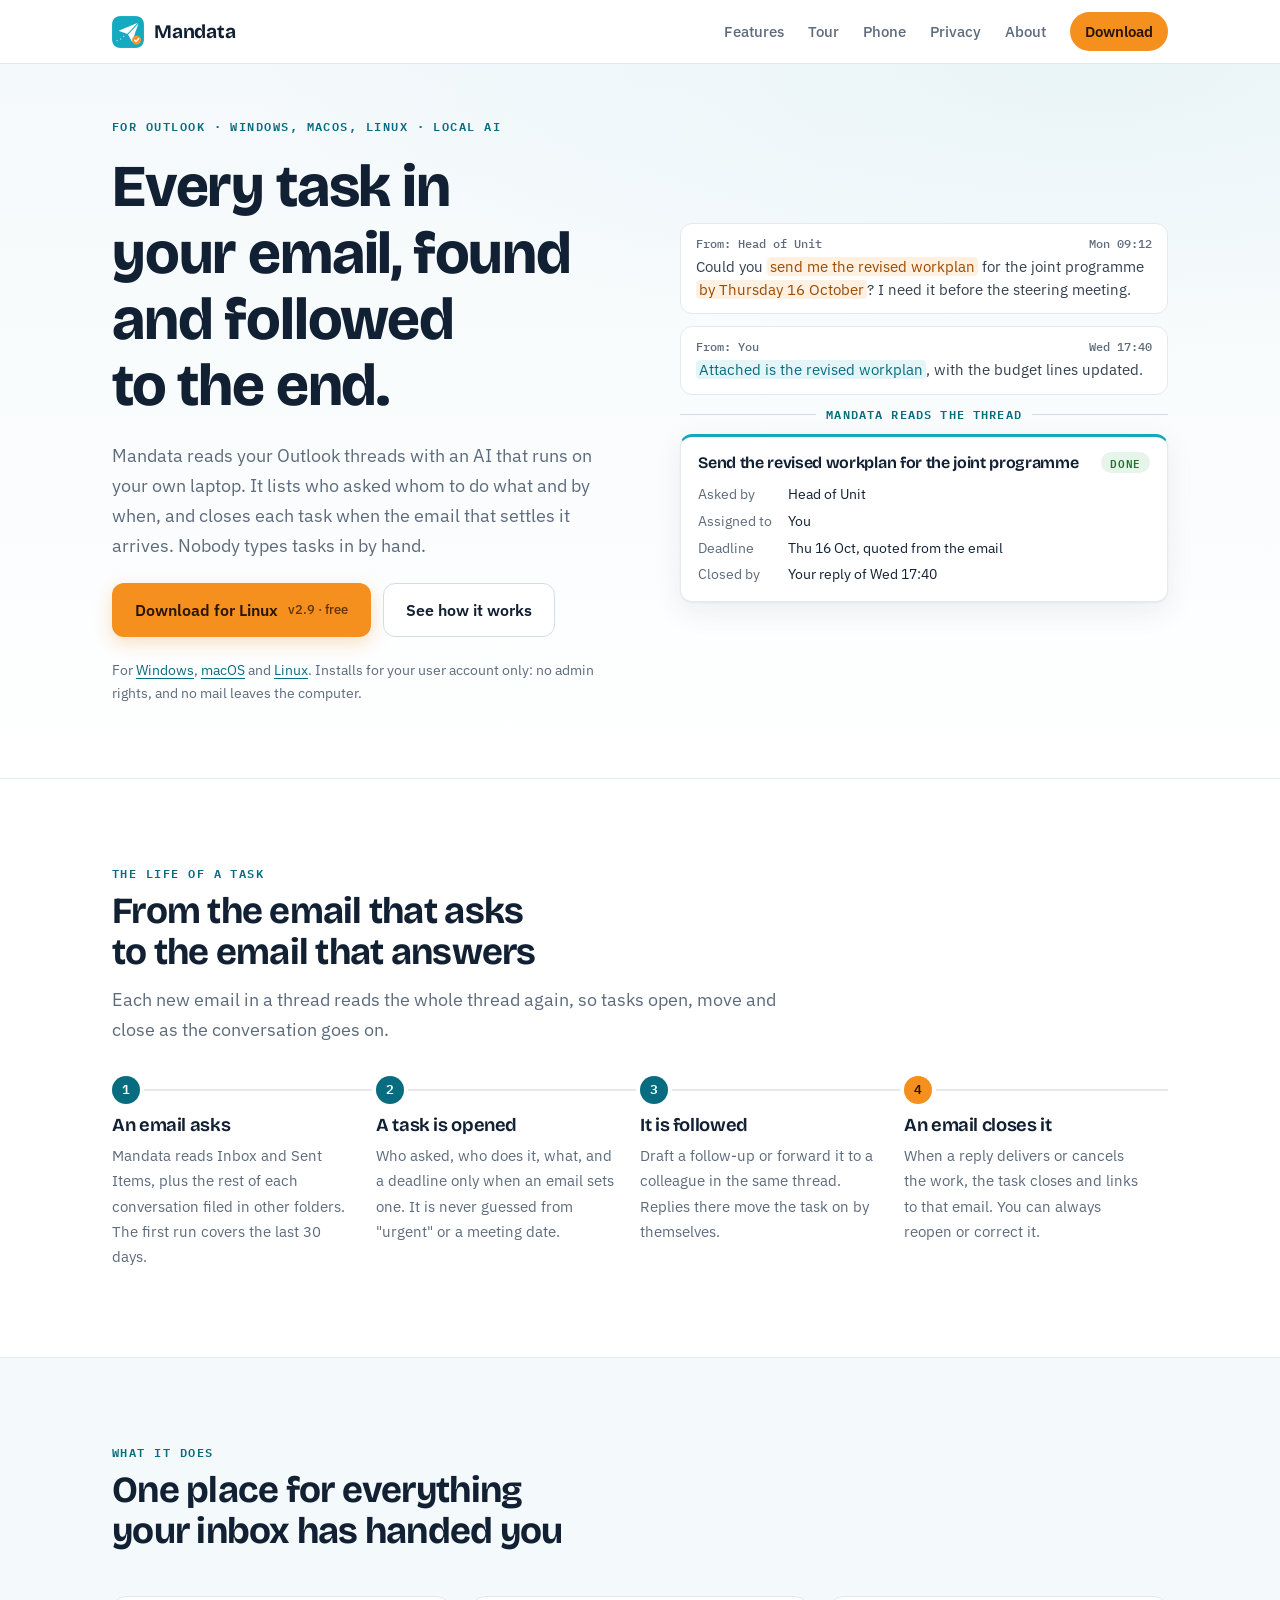
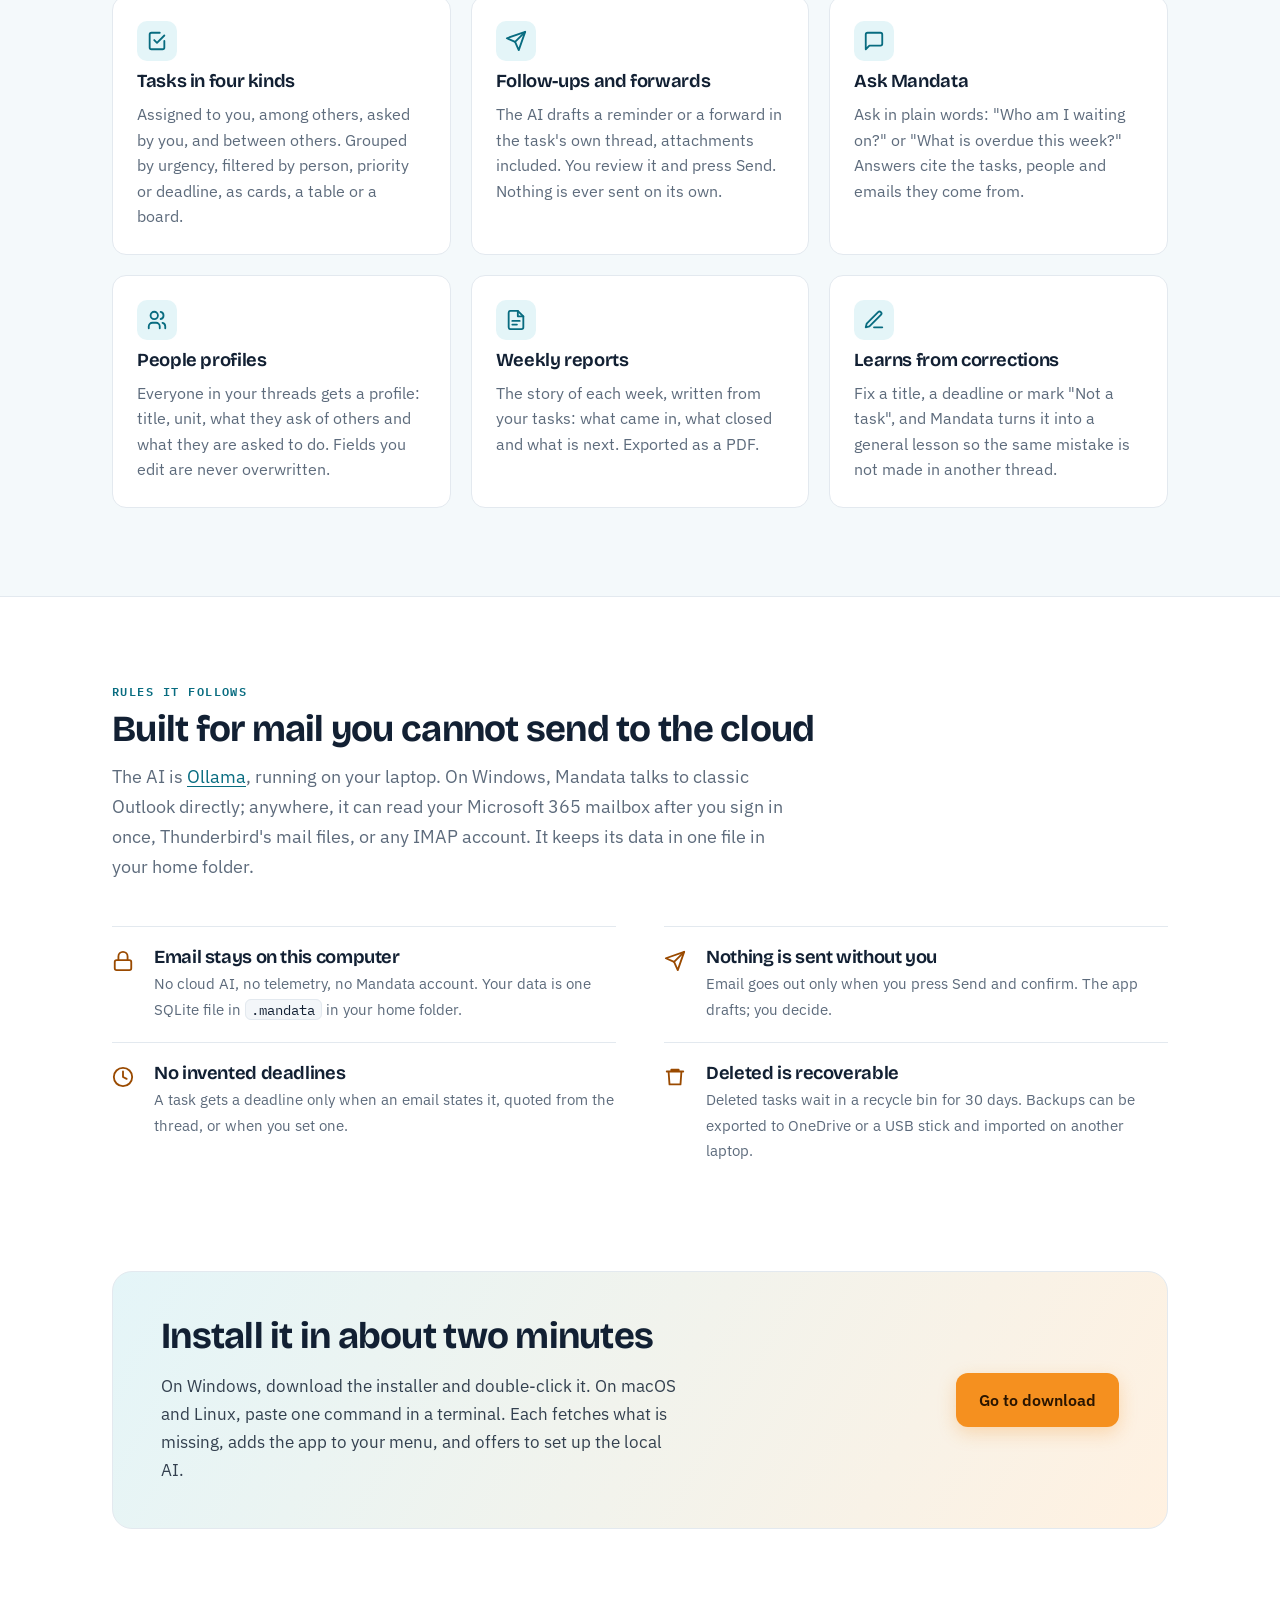
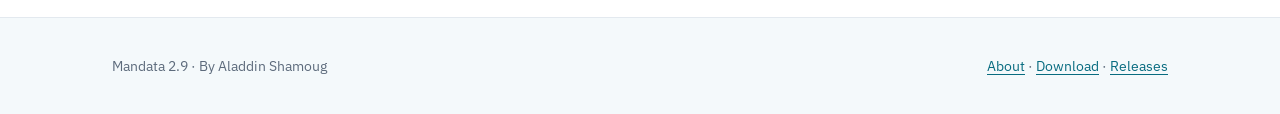
<file: index.html>
<!doctype html>
<html lang="en">
<head>
<meta charset="utf-8">
<meta name="viewport" content="width=device-width, initial-scale=1">
<title>Mandata</title>
<meta name="description" content="Mandata finds the tasks in your Outlook email threads with a local AI, follows each one to the email that closes it, and never sends your mail anywhere.">
<link rel="icon" href="assets/icon.png">
<link rel="preconnect" href="https://fonts.googleapis.com">
<link rel="preconnect" href="https://fonts.gstatic.com" crossorigin>
<link href="https://fonts.googleapis.com/css2?family=Bricolage+Grotesque:opsz,wght@12..96,500..800&family=IBM+Plex+Mono:wght@400;500;600&family=IBM+Plex+Sans:wght@400;500;600&display=swap" rel="stylesheet">
<link rel="stylesheet" href="assets/site.css">
</head>
<body>
<header class="mast">
  <nav class="wrap" aria-label="Main">
    <a class="logo" href="./"><img src="assets/icon.png" alt="">Mandata</a>
    <a href="#features">Features</a>
    <a href="tour.html">Tour</a>
    <a href="phone.html">Phone</a>
    <a href="#privacy">Privacy</a>
    <a href="about.html">About</a>
    <a class="navcta" href="download.html">Download</a>
  </nav>
</header>

<section class="hero">
  <div class="wrap hero-grid">
    <div class="hero-copy">
      <span class="eyebrow">For Outlook · Windows, macOS, Linux · Local AI</span>
      <h1>Every task in your email, found and followed to the end.</h1>
      <p class="lede">Mandata reads your Outlook threads with an AI that runs on your own laptop. It lists who asked whom to do what and by when, and closes each task when the email that settles it arrives. Nobody types tasks in by hand.</p>
      <div class="actions">
        <a class="btn btn-primary" id="dlBtn" href="download.html">Download Mandata <small>v2.9 · free</small></a>
        <a class="btn btn-ghost" href="#how">See how it works</a>
      </div>
      <p class="fine">For <a href="download.html#windows">Windows</a>, <a href="download.html#mac">macOS</a> and <a href="download.html#linux">Linux</a>. Installs for your user account only: no admin rights, and no mail leaves the computer.</p>
    </div>

    <div class="demo" aria-label="Example: an email thread turned into a task">
      <article class="mail">
        <header><span>From: Head of Unit</span><span>Mon 09:12</span></header>
        <p>Could you <mark>send me the revised workplan</mark> for the joint programme <mark>by Thursday 16 October</mark>? I need it before the steering meeting.</p>
      </article>
      <article class="mail closing">
        <header><span>From: You</span><span>Wed 17:40</span></header>
        <p><mark>Attached is the revised workplan</mark>, with the budget lines updated.</p>
      </article>
      <div class="arrow">Mandata reads the thread</div>
      <article class="task">
        <div class="task-top"><h3>Send the revised workplan for the joint programme</h3><span class="pill done">Done</span></div>
        <dl>
          <dt>Asked by</dt><dd>Head of Unit</dd>
          <dt>Assigned to</dt><dd>You</dd>
          <dt>Deadline</dt><dd>Thu 16 Oct, quoted from the email</dd>
          <dt>Closed by</dt><dd>Your reply of Wed 17:40</dd>
        </dl>
      </article>
    </div>
  </div>
</section>

<section class="band" id="how">
  <div class="wrap">
    <div class="head">
      <span class="eyebrow">The life of a task</span>
      <h2>From the email that asks to the email that answers</h2>
      <p class="lede">Each new email in a thread reads the whole thread again, so tasks open, move and close as the conversation goes on.</p>
    </div>
    <ol class="life">
      <li><h3>An email asks</h3><p>Mandata reads Inbox and Sent Items, plus the rest of each conversation filed in other folders. The first run covers the last 30 days.</p></li>
      <li><h3>A task is opened</h3><p>Who asked, who does it, what, and a deadline only when an email sets one. It is never guessed from "urgent" or a meeting date.</p></li>
      <li><h3>It is followed</h3><p>Draft a follow-up or forward it to a colleague in the same thread. Replies there move the task on by themselves.</p></li>
      <li><h3>An email closes it</h3><p>When a reply delivers or cancels the work, the task closes and links to that email. You can always reopen or correct it.</p></li>
    </ol>
  </div>
</section>

<section class="band alt" id="features">
  <div class="wrap">
    <div class="head">
      <span class="eyebrow">What it does</span>
      <h2>One place for everything your inbox has handed you</h2>
    </div>
    <div class="grid3">
      <div class="feat">
        <div class="ico"><svg viewBox="0 0 24 24" fill="none" stroke="currentColor" stroke-width="2" stroke-linecap="round" stroke-linejoin="round"><path d="M9 11l3 3 8-8"/><path d="M20 12v7a2 2 0 0 1-2 2H6a2 2 0 0 1-2-2V5a2 2 0 0 1 2-2h9"/></svg></div>
        <h3>Tasks in four kinds</h3>
        <p>Assigned to you, among others, asked by you, and between others. Grouped by urgency, filtered by person, priority or deadline, as cards, a table or a board.</p>
      </div>
      <div class="feat">
        <div class="ico"><svg viewBox="0 0 24 24" fill="none" stroke="currentColor" stroke-width="2" stroke-linecap="round" stroke-linejoin="round"><path d="M22 2L11 13"/><path d="M22 2l-7 20-4-9-9-4 20-7z"/></svg></div>
        <h3>Follow-ups and forwards</h3>
        <p>The AI drafts a reminder or a forward in the task's own thread, attachments included. You review it and press Send. Nothing is ever sent on its own.</p>
      </div>
      <div class="feat">
        <div class="ico"><svg viewBox="0 0 24 24" fill="none" stroke="currentColor" stroke-width="2" stroke-linecap="round" stroke-linejoin="round"><path d="M21 15a2 2 0 0 1-2 2H7l-4 4V5a2 2 0 0 1 2-2h14a2 2 0 0 1 2 2z"/></svg></div>
        <h3>Ask Mandata</h3>
        <p>Ask in plain words: "Who am I waiting on?" or "What is overdue this week?" Answers cite the tasks, people and emails they come from.</p>
      </div>
      <div class="feat">
        <div class="ico"><svg viewBox="0 0 24 24" fill="none" stroke="currentColor" stroke-width="2" stroke-linecap="round" stroke-linejoin="round"><circle cx="9" cy="7" r="4"/><path d="M3 21v-2a4 4 0 0 1 4-4h4a4 4 0 0 1 4 4v2"/><path d="M16 3.1a4 4 0 0 1 0 7.8M21 21v-2a4 4 0 0 0-3-3.9"/></svg></div>
        <h3>People profiles</h3>
        <p>Everyone in your threads gets a profile: title, unit, what they ask of others and what they are asked to do. Fields you edit are never overwritten.</p>
      </div>
      <div class="feat">
        <div class="ico"><svg viewBox="0 0 24 24" fill="none" stroke="currentColor" stroke-width="2" stroke-linecap="round" stroke-linejoin="round"><path d="M14 2H6a2 2 0 0 0-2 2v16a2 2 0 0 0 2 2h12a2 2 0 0 0 2-2V8z"/><path d="M14 2v6h6M8 13h8M8 17h5"/></svg></div>
        <h3>Weekly reports</h3>
        <p>The story of each week, written from your tasks: what came in, what closed and what is next. Exported as a PDF.</p>
      </div>
      <div class="feat">
        <div class="ico"><svg viewBox="0 0 24 24" fill="none" stroke="currentColor" stroke-width="2" stroke-linecap="round" stroke-linejoin="round"><path d="M12 20h9"/><path d="M16.5 3.5a2.1 2.1 0 0 1 3 3L7 19l-4 1 1-4z"/></svg></div>
        <h3>Learns from corrections</h3>
        <p>Fix a title, a deadline or mark "Not a task", and Mandata turns it into a general lesson so the same mistake is not made in another thread.</p>
      </div>
    </div>
  </div>
</section>

<section class="band" id="privacy">
  <div class="wrap">
    <div class="head">
      <span class="eyebrow">Rules it follows</span>
      <h2>Built for mail you cannot send to the cloud</h2>
      <p class="lede">The AI is <a href="https://ollama.com">Ollama</a>, running on your laptop. On Windows, Mandata talks to classic Outlook directly; anywhere, it can read your Microsoft 365 mailbox after you sign in once, Thunderbird's mail files, or any IMAP account. It keeps its data in one file in your home folder.</p>
    </div>
    <div class="rules">
      <div class="rule"><svg viewBox="0 0 24 24" fill="none" stroke="currentColor" stroke-width="2" stroke-linecap="round" stroke-linejoin="round"><rect x="3" y="11" width="18" height="11" rx="2"/><path d="M7 11V7a5 5 0 0 1 10 0v4"/></svg><h3>Email stays on this computer</h3><p>No cloud AI, no telemetry, no Mandata account. Your data is one SQLite file in <code>.mandata</code> in your home folder.</p></div>
      <div class="rule"><svg viewBox="0 0 24 24" fill="none" stroke="currentColor" stroke-width="2" stroke-linecap="round" stroke-linejoin="round"><path d="M22 2L11 13"/><path d="M22 2l-7 20-4-9-9-4 20-7z"/></svg><h3>Nothing is sent without you</h3><p>Email goes out only when you press Send and confirm. The app drafts; you decide.</p></div>
      <div class="rule"><svg viewBox="0 0 24 24" fill="none" stroke="currentColor" stroke-width="2" stroke-linecap="round" stroke-linejoin="round"><circle cx="12" cy="12" r="10"/><path d="M12 6v6l4 2"/></svg><h3>No invented deadlines</h3><p>A task gets a deadline only when an email states it, quoted from the thread, or when you set one.</p></div>
      <div class="rule"><svg viewBox="0 0 24 24" fill="none" stroke="currentColor" stroke-width="2" stroke-linecap="round" stroke-linejoin="round"><path d="M3 6h18M8 6V4h8v2M19 6l-1 14H6L5 6"/></svg><h3>Deleted is recoverable</h3><p>Deleted tasks wait in a recycle bin for 30 days. Backups can be exported to OneDrive or a USB stick and imported on another laptop.</p></div>
    </div>
  </div>
</section>

<section class="band" style="padding-top:0">
  <div class="wrap">
    <div class="cta">
      <div class="stack">
        <h2>Install it in about two minutes</h2>
        <p>On Windows, download the installer and double-click it. On macOS and Linux, paste one command in a terminal. Each fetches what is missing, adds the app to your menu, and offers to set up the local AI.</p>
      </div>
      <a class="btn btn-primary" href="download.html">Go to download</a>
    </div>
  </div>
</section>

<footer class="foot">
  <div class="wrap">
    <span>Mandata 2.9 · By Aladdin Shamoug</span>
    <span><a href="about.html">About</a> · <a href="download.html">Download</a> · <a href="https://github.com/shamoug/mandata/releases">Releases</a></span>
  </div>
</footer>
<script>
// The download button names the visitor's system and opens its tab.
(() => { const ua = navigator.userAgentData?.platform || navigator.platform || navigator.userAgent, b = document.getElementById('dlBtn');
  const os = /mac/i.test(ua) ? ['mac', 'macOS'] : /linux|x11|cros/i.test(ua) && !/android/i.test(navigator.userAgent) ? ['linux', 'Linux'] : /win/i.test(ua) ? ['windows', 'Windows'] : null;
  if (os && b) { b.href = 'download.html#' + os[0]; b.firstChild.textContent = `Download for ${os[1]} `; } })();
</script>
</body>
</html>
</file>
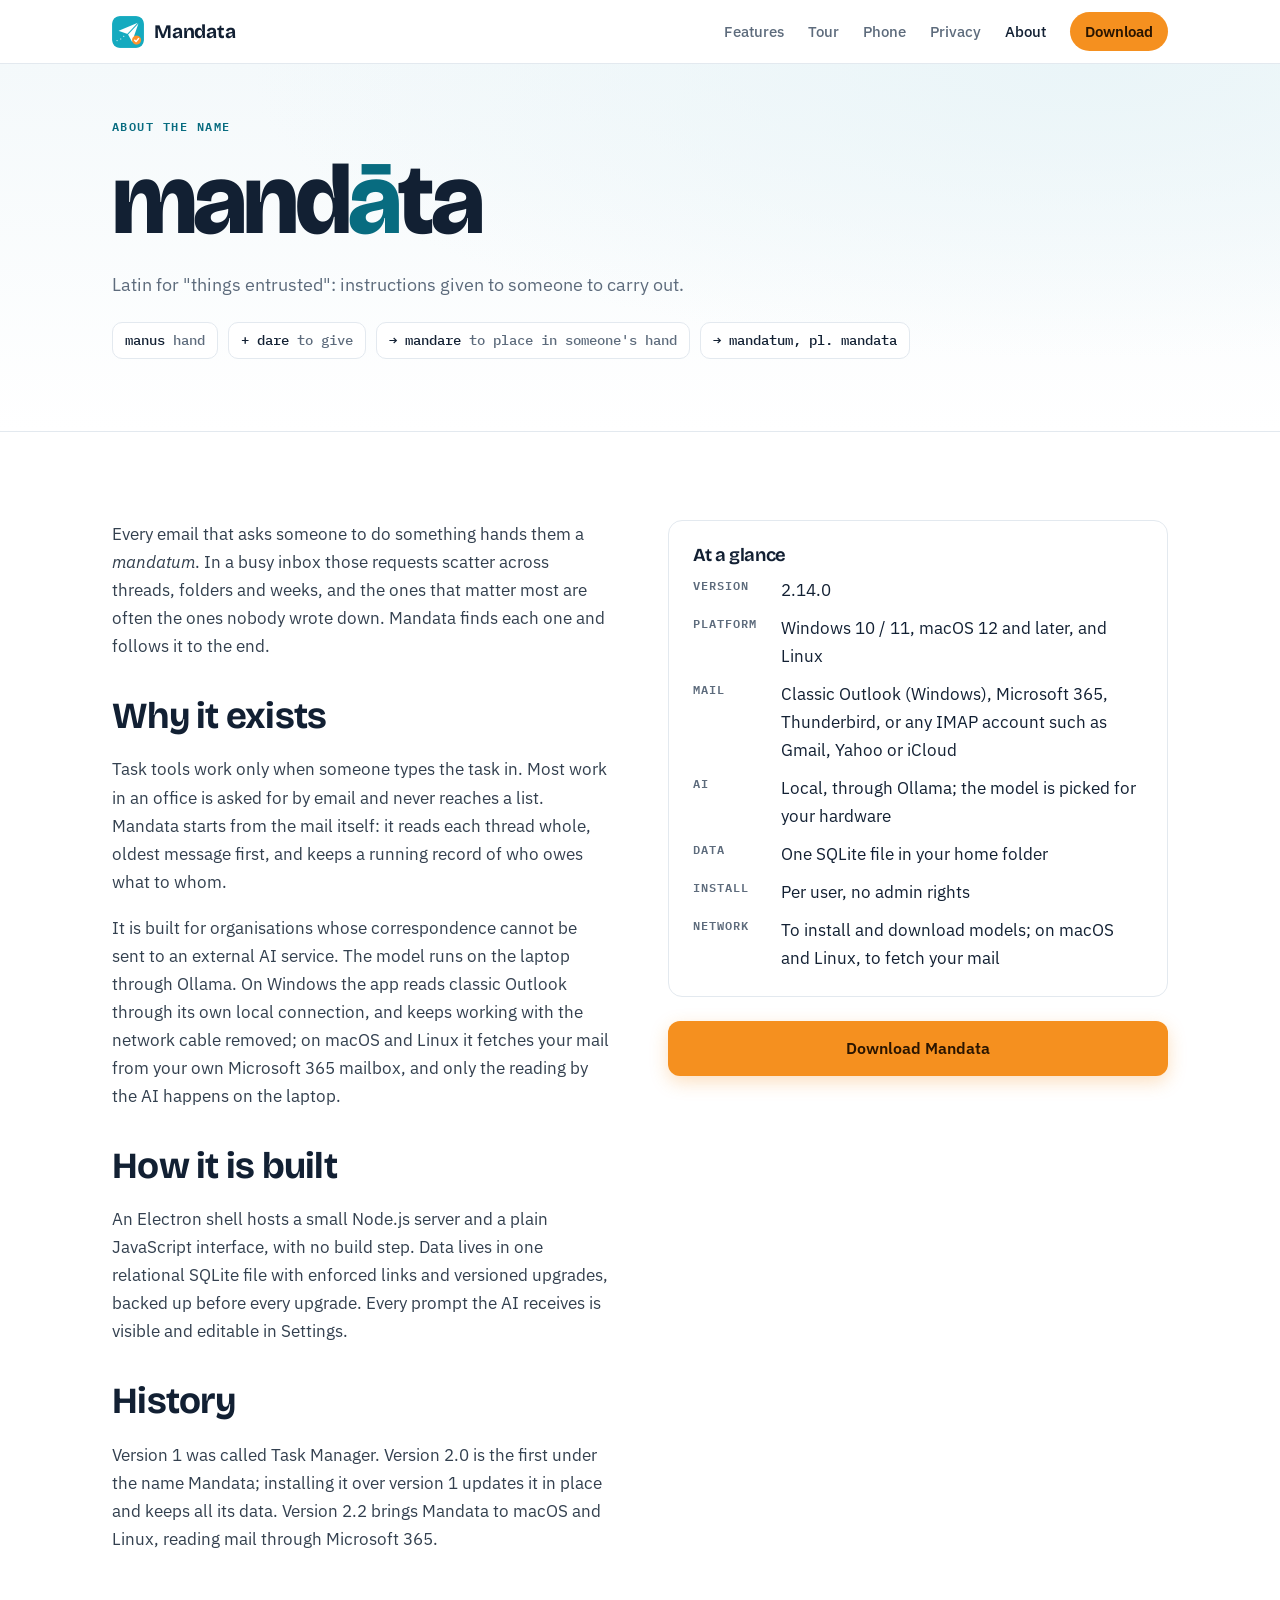
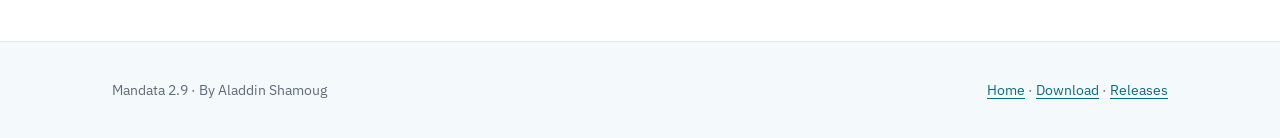
<file: about.html>
<!doctype html>
<html lang="en">
<head>
<meta charset="utf-8">
<meta name="viewport" content="width=device-width, initial-scale=1">
<title>About Mandata</title>
<meta name="description" content="Why Mandata exists, where its name comes from, and how it keeps email on your own laptop.">
<link rel="icon" href="assets/icon.png">
<link rel="preconnect" href="https://fonts.googleapis.com">
<link rel="preconnect" href="https://fonts.gstatic.com" crossorigin>
<link href="https://fonts.googleapis.com/css2?family=Bricolage+Grotesque:opsz,wght@12..96,500..800&family=IBM+Plex+Mono:wght@400;500;600&family=IBM+Plex+Sans:wght@400;500;600&display=swap" rel="stylesheet">
<link rel="stylesheet" href="assets/site.css">
</head>
<body>
<header class="mast">
  <nav class="wrap" aria-label="Main">
    <a class="logo" href="./"><img src="assets/icon.png" alt="">Mandata</a>
    <a href="./#features">Features</a>
    <a href="tour.html">Tour</a>
    <a href="phone.html">Phone</a>
    <a href="./#privacy">Privacy</a>
    <a href="about.html" aria-current="page">About</a>
    <a class="navcta" href="download.html">Download</a>
  </nav>
</header>

<section class="hero">
  <div class="wrap hero-copy">
    <span class="eyebrow">About the name</span>
    <div class="word">mand<span>ā</span>ta</div>
    <p class="lede">Latin for "things entrusted": instructions given to someone to carry out.</p>
    <div class="etym" aria-label="Etymology">
      <span>manus <i>hand</i></span><span>+ dare <i>to give</i></span><span>→ mandare <i>to place in someone's hand</i></span><span>→ mandatum, pl. mandata</span>
    </div>
  </div>
</section>

<section class="band">
  <div class="wrap two">
    <div class="prose">
      <p>Every email that asks someone to do something hands them a <i>mandatum</i>. In a busy inbox those requests scatter across threads, folders and weeks, and the ones that matter most are often the ones nobody wrote down. Mandata finds each one and follows it to the end.</p>
      <h2>Why it exists</h2>
      <p>Task tools work only when someone types the task in. Most work in an office is asked for by email and never reaches a list. Mandata starts from the mail itself: it reads each thread whole, oldest message first, and keeps a running record of who owes what to whom.</p>
      <p>It is built for organisations whose correspondence cannot be sent to an external AI service. The model runs on the laptop through Ollama. On Windows the app reads classic Outlook through its own local connection, and keeps working with the network cable removed; on macOS and Linux it fetches your mail from your own Microsoft 365 mailbox, and only the reading by the AI happens on the laptop.</p>
      <h2>How it is built</h2>
      <p>An Electron shell hosts a small Node.js server and a plain JavaScript interface, with no build step. Data lives in one relational SQLite file with enforced links and versioned upgrades, backed up before every upgrade. Every prompt the AI receives is visible and editable in Settings.</p>
      <h2>History</h2>
      <p>Version 1 was called Task Manager. Version 2.0 is the first under the name Mandata; installing it over version 1 updates it in place and keeps all its data. Version 2.2 brings Mandata to macOS and Linux, reading mail through Microsoft 365.</p>
    </div>
    <aside class="stack" style="gap:24px">
      <div class="feat">
        <h3>At a glance</h3>
        <dl class="facts">
          <dt>Version</dt><dd>2.14.0</dd>
          <dt>Platform</dt><dd>Windows 10 / 11, macOS 12 and later, and Linux</dd>
          <dt>Mail</dt><dd>Classic Outlook (Windows), Microsoft 365, Thunderbird, or any IMAP account such as Gmail, Yahoo or iCloud</dd>
          <dt>AI</dt><dd>Local, through Ollama; the model is picked for your hardware</dd>
          <dt>Data</dt><dd>One SQLite file in your home folder</dd>
          <dt>Install</dt><dd>Per user, no admin rights</dd>
          <dt>Network</dt><dd>To install and download models; on macOS and Linux, to fetch your mail</dd>
        </dl>
      </div>
      <a class="btn btn-primary" href="download.html" style="justify-content:center">Download Mandata</a>
    </aside>
  </div>
</section>

<footer class="foot">
  <div class="wrap">
    <span>Mandata 2.9 · By Aladdin Shamoug</span>
    <span><a href="./">Home</a> · <a href="download.html">Download</a> · <a href="https://github.com/shamoug/mandata/releases">Releases</a></span>
  </div>
</footer>
</body>
</html>
</file>
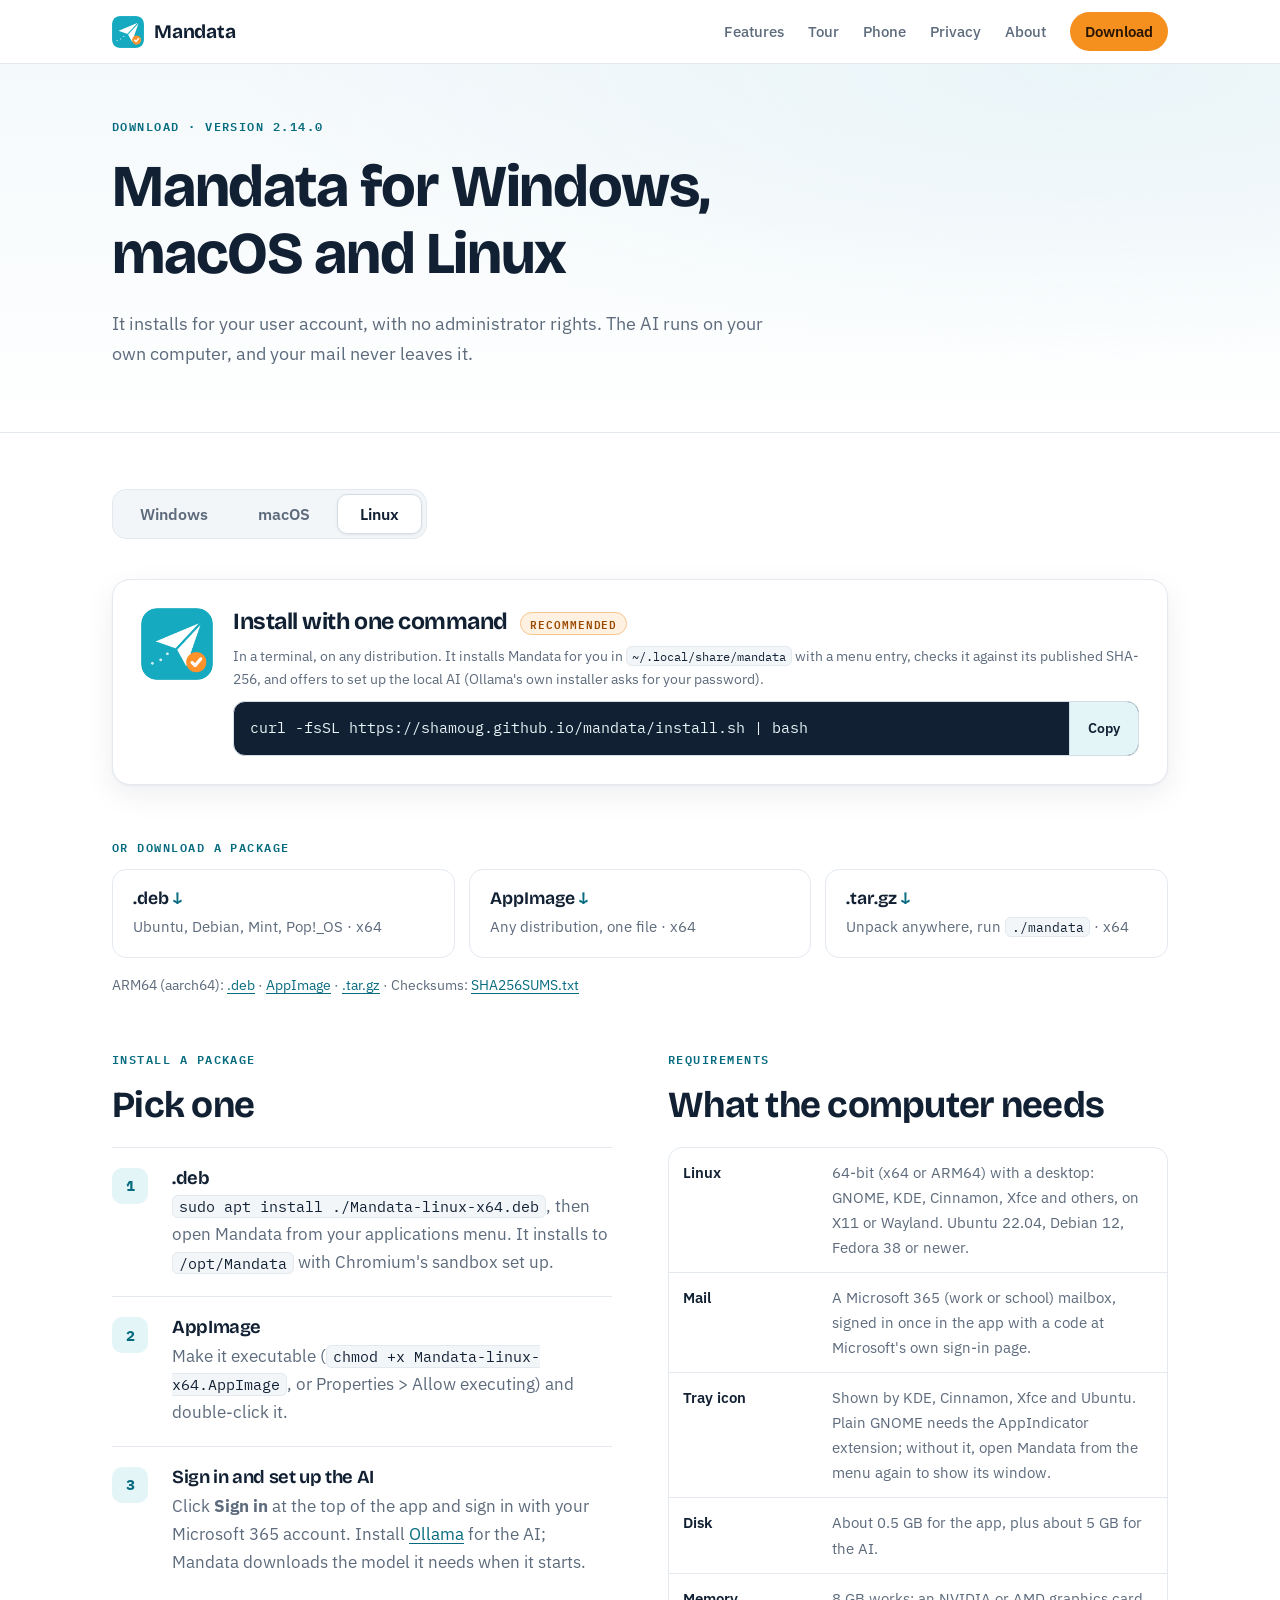
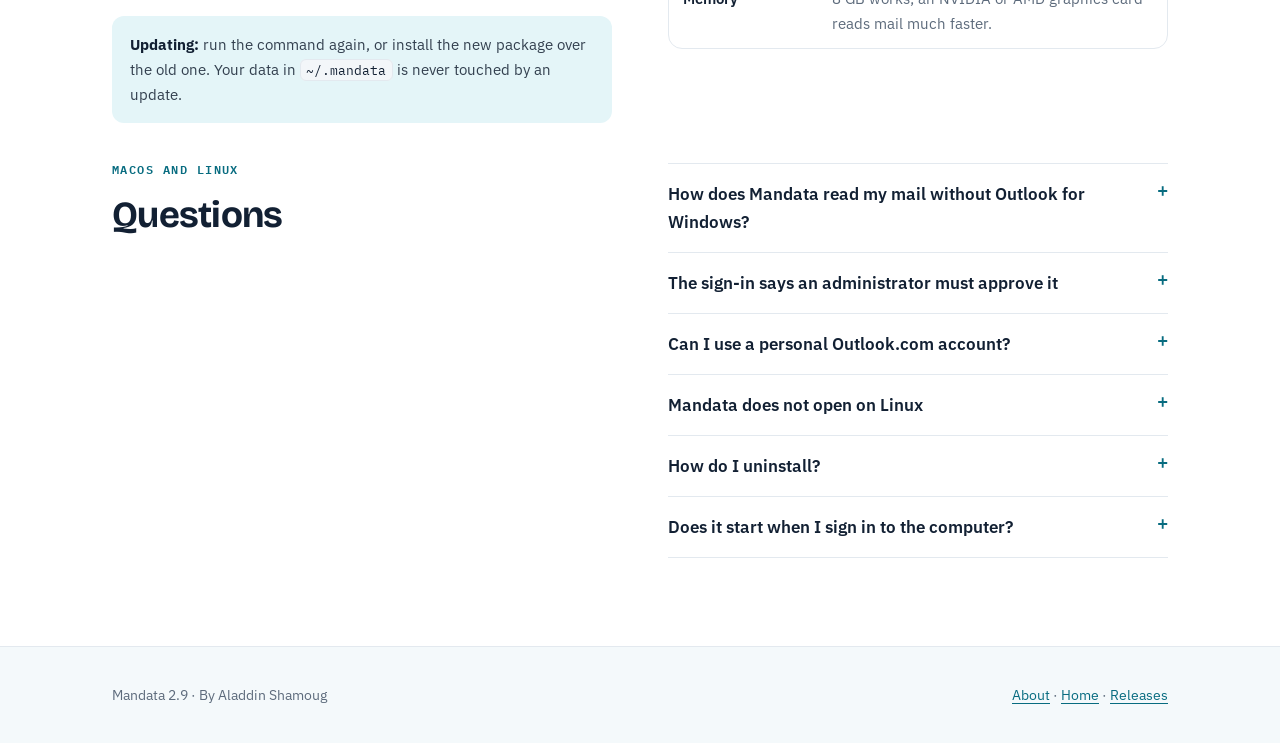
<file: download.html>
<!doctype html>
<html lang="en">
<head>
<meta charset="utf-8">
<meta name="viewport" content="width=device-width, initial-scale=1">
<title>Download Mandata</title>
<meta name="description" content="Download Mandata for Windows, macOS or Linux. Per-user install, no admin rights; the AI runs on your own computer.">
<link rel="icon" href="assets/icon.png">
<link rel="preconnect" href="https://fonts.googleapis.com">
<link rel="preconnect" href="https://fonts.gstatic.com" crossorigin>
<link href="https://fonts.googleapis.com/css2?family=Bricolage+Grotesque:opsz,wght@12..96,500..800&family=IBM+Plex+Mono:wght@400;500;600&family=IBM+Plex+Sans:wght@400;500;600&display=swap" rel="stylesheet">
<link rel="stylesheet" href="assets/site.css">
</head>
<body>
<header class="mast">
  <nav class="wrap" aria-label="Main">
    <a class="logo" href="./"><img src="assets/icon.png" alt="">Mandata</a>
    <a href="./#features">Features</a>
    <a href="tour.html">Tour</a>
    <a href="phone.html">Phone</a>
    <a href="./#privacy">Privacy</a>
    <a href="about.html">About</a>
    <a class="navcta" href="download.html" aria-current="page">Download</a>
  </nav>
</header>

<section class="hero page-hero">
  <div class="wrap"><div class="hero-copy">
    <span class="eyebrow">Download · Version 2.14.0</span>
    <h1>Mandata for Windows, macOS and Linux</h1>
    <p class="lede">It installs for your user account, with no administrator rights. The AI runs on your own computer, and your mail never leaves it.</p>
  </div></div>
</section>

<section class="band after-hero">
  <div class="wrap stack" style="gap:40px">
    <div class="os-tabs" role="tablist" aria-label="Choose your system">
      <button role="tab" id="tab-windows" aria-controls="windows" aria-selected="true">Windows</button>
      <button role="tab" id="tab-mac" aria-controls="mac" aria-selected="false">macOS</button>
      <button role="tab" id="tab-linux" aria-controls="linux" aria-selected="false">Linux</button>
    </div>

    <!-- ===================== Windows ===================== -->
    <div class="os-panel stack" id="windows" role="tabpanel" aria-labelledby="tab-windows" style="gap:56px">
      <div class="dl-card">
        <img src="assets/icon.png" alt="">
        <div>
          <h2>Mandata-Windows.exe</h2>
          <div class="dl-meta"><span>Version 2.14.0</span><span>About 1.2 MB</span><span>Windows 10 / 11, x64 or ARM64</span><span>Per-user install</span></div>
        </div>
        <a class="btn btn-primary" href="downloads/Mandata-Windows.exe" download>Download installer</a>
      </div>

      <div class="two">
        <div class="stack" style="gap:20px">
          <span class="eyebrow">Install</span>
          <h2>Three steps</h2>
          <ol class="steps">
            <li><h3>Double-click <code>Mandata-Windows.exe</code></h3><p>Windows may say "Windows protected your PC", as it does for any program without a publisher's certificate: click <b>More info</b>, then <b>Run anyway</b>. No administrator rights are asked for.</p></li>
            <li><h3>Let it install</h3><p>A window shows each step. It checks the laptop, downloads the app runtime from GitHub (checked against its published SHA-256), copies the app to <code>%LOCALAPPDATA%\Programs\Mandata</code> and adds Start Menu and Desktop shortcuts.</p></li>
            <li><h3>Say yes to the local AI</h3><p>It offers to install Ollama and the model that best fits your laptop's memory and graphics card, a 3 to 20 GB download. Then Mandata starts and reads the last 30 days of mail.</p></li>
          </ol>
          <p class="note"><b>Updating:</b> Mandata updates itself (Settings &gt; Updates), or run the new installer. Your data in <code>%USERPROFILE%\.mandata</code> is never touched by an update.</p>
        </div>

        <div class="stack" style="gap:20px">
          <span class="eyebrow">Requirements</span>
          <h2>What the laptop needs</h2>
          <div class="tablebox">
            <table class="req">
              <tr><th>Windows</th><td>Windows 10 or 11, 64-bit (x64 or ARM64).</td></tr>
              <tr><th>Mail</th><td>Classic Outlook, signed in. With the new Outlook, choose <b>Microsoft 365</b> in Settings &gt; Mail and sign in there instead. Thunderbird and any IMAP account (Gmail, Yahoo, iCloud, a company server) can be added there too.</td></tr>
              <tr><th>Rights</th><td>None beyond a normal user account. PowerShell scripts must be allowed to run.</td></tr>
              <tr><th>Disk</th><td>About 0.8 GB for the app, plus the AI model's size and 2 GB (about 5 GB for <code>phi4-mini</code>).</td></tr>
              <tr><th>Memory</th><td>8 GB works; 16 GB or a separate graphics card reads mail much faster.</td></tr>
              <tr><th>Internet</th><td>Only during install, to reach GitHub and Ollama. Reading mail is offline.</td></tr>
            </table>
          </div>
                  </div>
      </div>

      <div class="two">
        <div class="stack" style="gap:20px">
          <span class="eyebrow">If something goes wrong</span>
          <h2>Troubleshooting</h2>
        </div>
        <div>
          <details><summary>The scripts don't run, or "ConstrainedLanguage mode"</summary><p>An IT policy blocks PowerShell scripts on this laptop. Ask your IT service desk to allow them, or to run the installer for you.</p></details>
          <details><summary>Mandata.exe is blocked from starting</summary><p>Some policies (AppLocker) allow programs only from Program Files. Ask IT to allow <code>%LOCALAPPDATA%\Programs\Mandata\Mandata.exe</code>. A code-signing certificate would not change this.</p></details>
          <details><summary>A download fails</summary><p>Check the internet connection or VPN. The installer uses the Windows proxy settings and signs in to the proxy as you. Run the installer again and it continues where it stopped.</p></details>
          <details><summary>"Could not replace ..."</summary><p>Quit Mandata from its tray icon (right-click, Quit) and run the installer again.</p></details>
          <details><summary>Windows says "Windows protected your PC"</summary><p>Mandata has no publisher's certificate, so Windows SmartScreen asks once. Click <b>More info</b>, then <b>Run anyway</b>.</p></details>
          <details><summary>How do I uninstall?</summary><p>Settings, Apps, Mandata, Uninstall. It asks before removing your data or the AI model; both are kept by default.</p></details>
          <details><summary>Can I pin it to the taskbar?</summary><p>Windows lets no installer do that. While Mandata runs, right-click its taskbar icon and choose <b>Pin to taskbar</b>.</p></details>
        </div>
      </div>
    </div>

    <!-- ===================== macOS ===================== -->
    <div class="os-panel stack" id="mac" role="tabpanel" aria-labelledby="tab-mac" style="gap:56px">
      <div class="dl-card dl-cmd">
        <img src="assets/icon.png" alt="">
        <div class="stack" style="gap:10px">
          <h2>Install with one command <span class="tag">Recommended</span></h2>
          <p class="fine">Open <b>Terminal</b> (in Applications &gt; Utilities), paste this and press Return. It installs Mandata in your own Applications folder, checks it against its published SHA-256, and offers to set up the local AI. No password, and no security prompts.</p>
          <div class="cmd"><code>curl -fsSL https://shamoug.github.io/mandata/install.sh | bash</code><button type="button" class="copy" data-copy="curl -fsSL https://shamoug.github.io/mandata/install.sh | bash">Copy</button></div>
        </div>
      </div>

      <div class="stack" style="gap:16px">
        <span class="eyebrow">Or download the app</span>
        <div class="dl-grid">
          <a class="dl-file" href="https://github.com/shamoug/mandata/releases/latest/download/Mandata-mac-arm64.dmg"><b>Apple silicon</b><span>M1, M2, M3, M4 and later · .dmg</span></a>
          <a class="dl-file" href="https://github.com/shamoug/mandata/releases/latest/download/Mandata-mac-x64.dmg"><b>Intel</b><span>Macs with an Intel processor · .dmg</span></a>
        </div>
        <p class="fine">Not sure which? Apple menu &gt; <b>About This Mac</b>: "Chip: Apple M..." is Apple silicon; "Processor: Intel" is Intel.</p>
      </div>

      <div class="two">
        <div class="stack" style="gap:20px">
          <span class="eyebrow">Install the .dmg</span>
          <h2>Three steps</h2>
          <ol class="steps">
            <li><h3>Open the .dmg and drag Mandata to Applications</h3><p>Then eject the disk image.</p></li>
            <li><h3>Open Mandata once, then allow it</h3><p>Mandata is not notarized by Apple, so the first time macOS says it cannot check it. Open <b>System Settings &gt; Privacy &amp; Security</b>, scroll down and click <b>Open Anyway</b> beside Mandata. The one-command install above avoids this step.</p></li>
            <li><h3>Sign in and set up the AI</h3><p>Click <b>Sign in</b> at the top of the app and sign in with your Microsoft 365 account. For the AI, install <a href="https://ollama.com/download">Ollama</a>; Mandata downloads the model it needs when it starts.</p></li>
          </ol>
          <p class="note"><b>Updating:</b> run the command again, or drag the new version over the old one. Your data in <code>~/.mandata</code> is never touched by an update.</p>
        </div>
        <div class="stack" style="gap:20px">
          <span class="eyebrow">Requirements</span>
          <h2>What the Mac needs</h2>
          <div class="tablebox">
            <table class="req">
              <tr><th>macOS</th><td>macOS 12 (Monterey) or later, Apple silicon or Intel.</td></tr>
              <tr><th>Mail</th><td>A Microsoft 365 (work or school) mailbox. Mandata reads it after you sign in once in the app, with a code at Microsoft's own sign-in page; Mandata never sees your password.</td></tr>
              <tr><th>Rights</th><td>None beyond a normal user account.</td></tr>
              <tr><th>Disk</th><td>About 0.5 GB for the app, plus about 5 GB for the AI.</td></tr>
              <tr><th>Memory</th><td>8 GB works. On Apple silicon the AI runs on the graphics, which reads mail fast.</td></tr>
              <tr><th>Internet</th><td>To install, and to read your mail from Microsoft 365. The AI works offline.</td></tr>
            </table>
          </div>
          <p class="fine">Options go after <code>bash -s --</code>: <code>--no-ai</code>, <code>--model qwen3:8b</code>, <code>--no-launch</code>, <code>--uninstall</code>. For example: <code>curl -fsSL https://shamoug.github.io/mandata/install.sh | bash -s -- --no-ai</code></p>
        </div>
      </div>
    </div>

    <!-- ===================== Linux ===================== -->
    <div class="os-panel stack" id="linux" role="tabpanel" aria-labelledby="tab-linux" style="gap:56px">
      <div class="dl-card dl-cmd">
        <img src="assets/icon.png" alt="">
        <div class="stack" style="gap:10px">
          <h2>Install with one command <span class="tag">Recommended</span></h2>
          <p class="fine">In a terminal, on any distribution. It installs Mandata for you in <code>~/.local/share/mandata</code> with a menu entry, checks it against its published SHA-256, and offers to set up the local AI (Ollama's own installer asks for your password).</p>
          <div class="cmd"><code>curl -fsSL https://shamoug.github.io/mandata/install.sh | bash</code><button type="button" class="copy" data-copy="curl -fsSL https://shamoug.github.io/mandata/install.sh | bash">Copy</button></div>
        </div>
      </div>

      <div class="stack" style="gap:16px">
        <span class="eyebrow">Or download a package</span>
        <div class="dl-grid three">
          <a class="dl-file" href="https://github.com/shamoug/mandata/releases/latest/download/Mandata-linux-x64.deb"><b>.deb</b><span>Ubuntu, Debian, Mint, Pop!_OS · x64</span></a>
          <a class="dl-file" href="https://github.com/shamoug/mandata/releases/latest/download/Mandata-linux-x64.AppImage"><b>AppImage</b><span>Any distribution, one file · x64</span></a>
          <a class="dl-file" href="https://github.com/shamoug/mandata/releases/latest/download/Mandata-linux-x64.tar.gz"><b>.tar.gz</b><span>Unpack anywhere, run <code>./mandata</code> · x64</span></a>
        </div>
        <p class="fine">ARM64 (aarch64): <a href="https://github.com/shamoug/mandata/releases/latest/download/Mandata-linux-arm64.deb">.deb</a> · <a href="https://github.com/shamoug/mandata/releases/latest/download/Mandata-linux-arm64.AppImage">AppImage</a> · <a href="https://github.com/shamoug/mandata/releases/latest/download/Mandata-linux-arm64.tar.gz">.tar.gz</a> · Checksums: <a href="https://github.com/shamoug/mandata/releases/latest/download/SHA256SUMS.txt">SHA256SUMS.txt</a></p>
      </div>

      <div class="two">
        <div class="stack" style="gap:20px">
          <span class="eyebrow">Install a package</span>
          <h2>Pick one</h2>
          <ol class="steps">
            <li><h3>.deb</h3><p><code>sudo apt install ./Mandata-linux-x64.deb</code>, then open Mandata from your applications menu. It installs to <code>/opt/Mandata</code> with Chromium's sandbox set up.</p></li>
            <li><h3>AppImage</h3><p>Make it executable (<code>chmod +x Mandata-linux-x64.AppImage</code>, or Properties &gt; Allow executing) and double-click it.</p></li>
            <li><h3>Sign in and set up the AI</h3><p>Click <b>Sign in</b> at the top of the app and sign in with your Microsoft 365 account. Install <a href="https://ollama.com/download/linux">Ollama</a> for the AI; Mandata downloads the model it needs when it starts.</p></li>
          </ol>
          <p class="note"><b>Updating:</b> run the command again, or install the new package over the old one. Your data in <code>~/.mandata</code> is never touched by an update.</p>
        </div>
        <div class="stack" style="gap:20px">
          <span class="eyebrow">Requirements</span>
          <h2>What the computer needs</h2>
          <div class="tablebox">
            <table class="req">
              <tr><th>Linux</th><td>64-bit (x64 or ARM64) with a desktop: GNOME, KDE, Cinnamon, Xfce and others, on X11 or Wayland. Ubuntu 22.04, Debian 12, Fedora 38 or newer.</td></tr>
              <tr><th>Mail</th><td>A Microsoft 365 (work or school) mailbox, signed in once in the app with a code at Microsoft's own sign-in page.</td></tr>
              <tr><th>Tray icon</th><td>Shown by KDE, Cinnamon, Xfce and Ubuntu. Plain GNOME needs the AppIndicator extension; without it, open Mandata from the menu again to show its window.</td></tr>
              <tr><th>Disk</th><td>About 0.5 GB for the app, plus about 5 GB for the AI.</td></tr>
              <tr><th>Memory</th><td>8 GB works; an NVIDIA or AMD graphics card reads mail much faster.</td></tr>
            </table>
          </div>
        </div>
      </div>
    </div>

    <div class="two">
      <div class="stack" style="gap:20px">
        <span class="eyebrow">macOS and Linux</span>
        <h2>Questions</h2>
      </div>
      <div>
        <details><summary>How does Mandata read my mail without Outlook for Windows?</summary><p>Through Microsoft 365, the service your Outlook mailbox lives in. You sign in once: Mandata shows a short code, you enter it at Microsoft's sign-in page in your browser, and Microsoft gives Mandata access to your mailbox. Mandata keeps that sign-in on your computer only (encrypted by the system keychain), and the AI that reads the mail still runs on your computer.</p></details>
        <details><summary>The sign-in says an administrator must approve it</summary><p>Some organisations let only approved apps open mailboxes. Ask your IT service desk to approve access for Mandata, or to register an app for it in Microsoft Entra ID; they then give you an app ID, which you enter in Mandata's Settings &gt; Mail.</p></details>
        <details><summary>Can I use a personal Outlook.com account?</summary><p>Mandata is made for work and school mailboxes. To try a personal account, set the Microsoft 365 directory in Settings &gt; Mail to <code>common</code>.</p></details>
        <details><summary>Mandata does not open on Linux</summary><p>Install the libraries it uses. Debian or Ubuntu: <code>sudo apt install libgtk-3-0 libnss3 libasound2 libgbm1 libxss1 libnotify4</code>. Fedora: <code>sudo dnf install gtk3 nss alsa-lib mesa-libgbm libXScrnSaver libnotify</code>.</p></details>
        <details><summary>How do I uninstall?</summary><p>Run <code>curl -fsSL https://shamoug.github.io/mandata/install.sh | bash -s -- --uninstall</code>. It asks before deleting your data, which is kept by default. A .deb is removed with <code>sudo apt remove mandata</code>; a .dmg install by moving Mandata to the Bin.</p></details>
        <details><summary>Does it start when I sign in to the computer?</summary><p>Yes, from its first start, quietly in the background. Untick <b>Open at login</b> (macOS) or <b>Start at login</b> (Linux) in its tray menu to stop that.</p></details>
      </div>
    </div>
  </div>
</section>

<footer class="foot">
  <div class="wrap">
    <span>Mandata 2.9 · By Aladdin Shamoug</span>
    <span><a href="about.html">About</a> · <a href="./">Home</a> · <a href="https://github.com/shamoug/mandata/releases">Releases</a></span>
  </div>
</footer>
<script>
// The visitor's system is shown first; the tabs switch, and a link to #mac or #linux opens that one.
(() => {
  const tabs = [...document.querySelectorAll('.os-tabs [role=tab]')];
  const pick = id => tabs.forEach(t => { const on = t.getAttribute('aria-controls') === id; t.setAttribute('aria-selected', on); document.getElementById(t.getAttribute('aria-controls')).hidden = !on; });
  const ua = navigator.userAgentData?.platform || navigator.platform || navigator.userAgent;
  const guess = /mac/i.test(ua) ? 'mac' : /linux|x11|cros/i.test(ua) && !/android/i.test(navigator.userAgent) ? 'linux' : 'windows';
  pick(['windows', 'mac', 'linux'].includes(location.hash.slice(1)) ? location.hash.slice(1) : guess);
  tabs.forEach(t => t.addEventListener('click', () => { pick(t.getAttribute('aria-controls')); history.replaceState(null, '', '#' + t.getAttribute('aria-controls')); }));
  document.querySelector('.os-tabs').addEventListener('keydown', e => {
    const i = tabs.indexOf(document.activeElement); if (i < 0 || !['ArrowLeft', 'ArrowRight'].includes(e.key)) return;
    const n = tabs[(i + (e.key === 'ArrowRight' ? 1 : tabs.length - 1)) % tabs.length]; n.focus(); n.click();
  });
  document.querySelectorAll('.copy').forEach(b => b.addEventListener('click', async () => {
    try { await navigator.clipboard.writeText(b.dataset.copy); b.textContent = 'Copied'; } catch { b.textContent = 'Select and copy'; }
    setTimeout(() => { b.textContent = 'Copy'; }, 2000);
  }));
})();
</script>
</body>
</html>
</file>
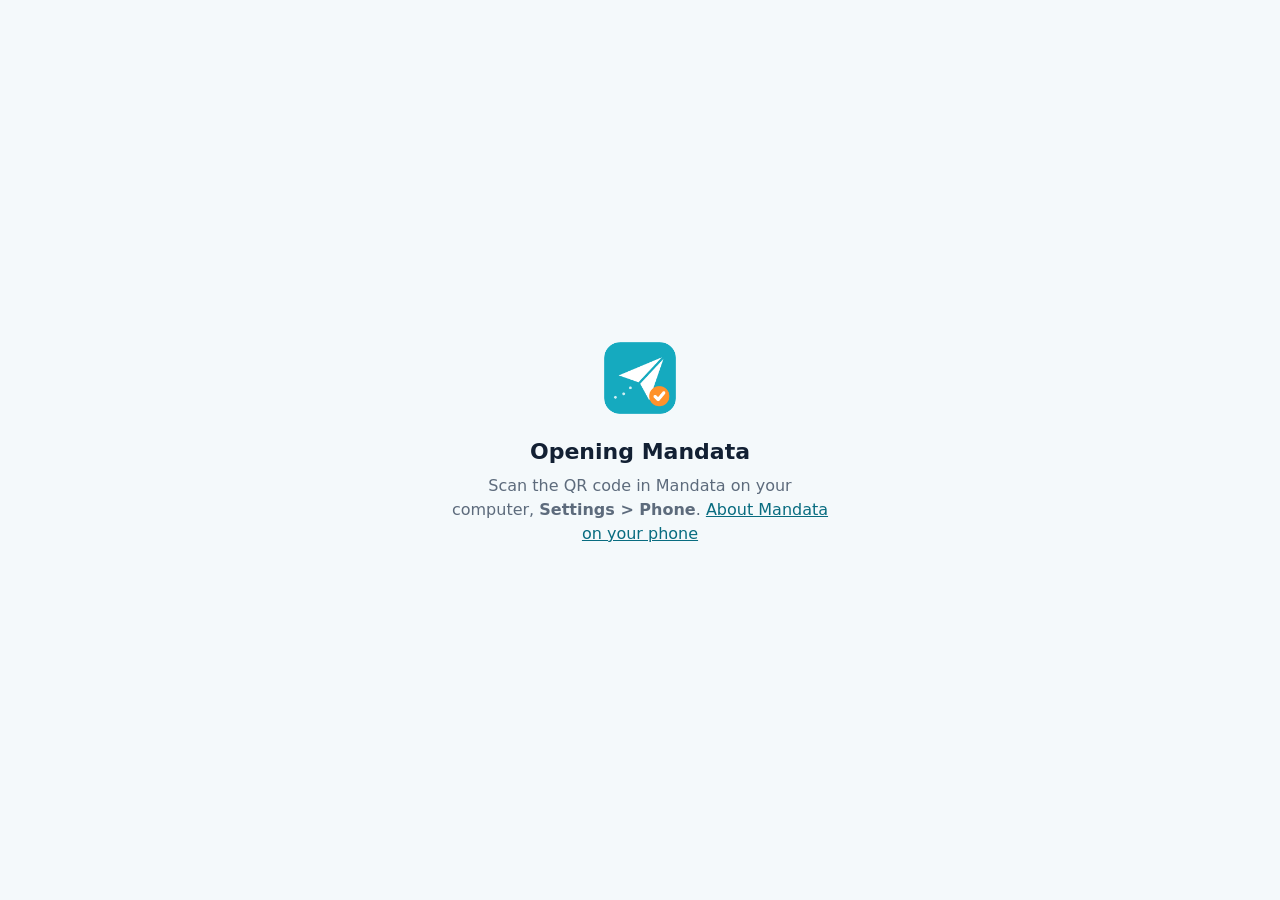
<file: open.html>
<!doctype html>
<html lang="en">
<head>
<meta charset="utf-8">
<meta name="viewport" content="width=device-width, initial-scale=1">
<meta name="robots" content="noindex">
<title>Opening Mandata</title>
<link rel="icon" href="assets/icon.png">
<style>
  body{margin:0;min-height:100vh;display:grid;place-items:center;background:#f4f9fb;color:#33404f;font:16px/1.5 system-ui,-apple-system,"Segoe UI",Roboto,sans-serif;padding:24px;box-sizing:border-box;text-align:center}
  main{max-width:380px}
  img{width:72px;height:72px;border-radius:16px}
  h1{font-size:22px;color:#122033;margin:14px 0 6px}
  p{margin:0 0 12px;color:#5d6b7c}
  a{color:#086c80}
</style>
</head>
<body>
<main>
  <img src="assets/icon.png" alt="">
  <h1>Opening Mandata</h1>
  <p id="msg">Taking you to Mandata on your computer.</p>
</main>
<script>
// The pairing QR code in Mandata's Settings > Phone opens this page: #<computer>:<port>:<code>. With the Android app
// installed, the phone gives the link to the app instead (an App Link) and this page never shows. Otherwise it sends
// the phone to Mandata's phone version on the computer, in the browser, which pairs with the code; the app can be
// installed from there. The code never leaves the phone: it is after the #, which is not sent to this site.
(() => {
  const m = location.hash.slice(1).match(/^([A-Za-z0-9.-]+):(\d{1,5}):([A-Za-z0-9]{4,12})$/);
  const msg = document.getElementById('msg');
  if (!m) { msg.innerHTML = 'Scan the QR code in Mandata on your computer, <b>Settings &gt; Phone</b>. <a href="phone.html">About Mandata on your phone</a>'; return; }
  const url = `http://${m[1]}:${m[2]}/#pair=${m[3]}`;
  msg.innerHTML = `Taking you to Mandata on your computer. If nothing happens, <a href="${url}">tap here</a>. The phone must be on the same Wi-Fi as the computer.`;
  location.replace(url);
})();
</script>
</body>
</html>
</file>
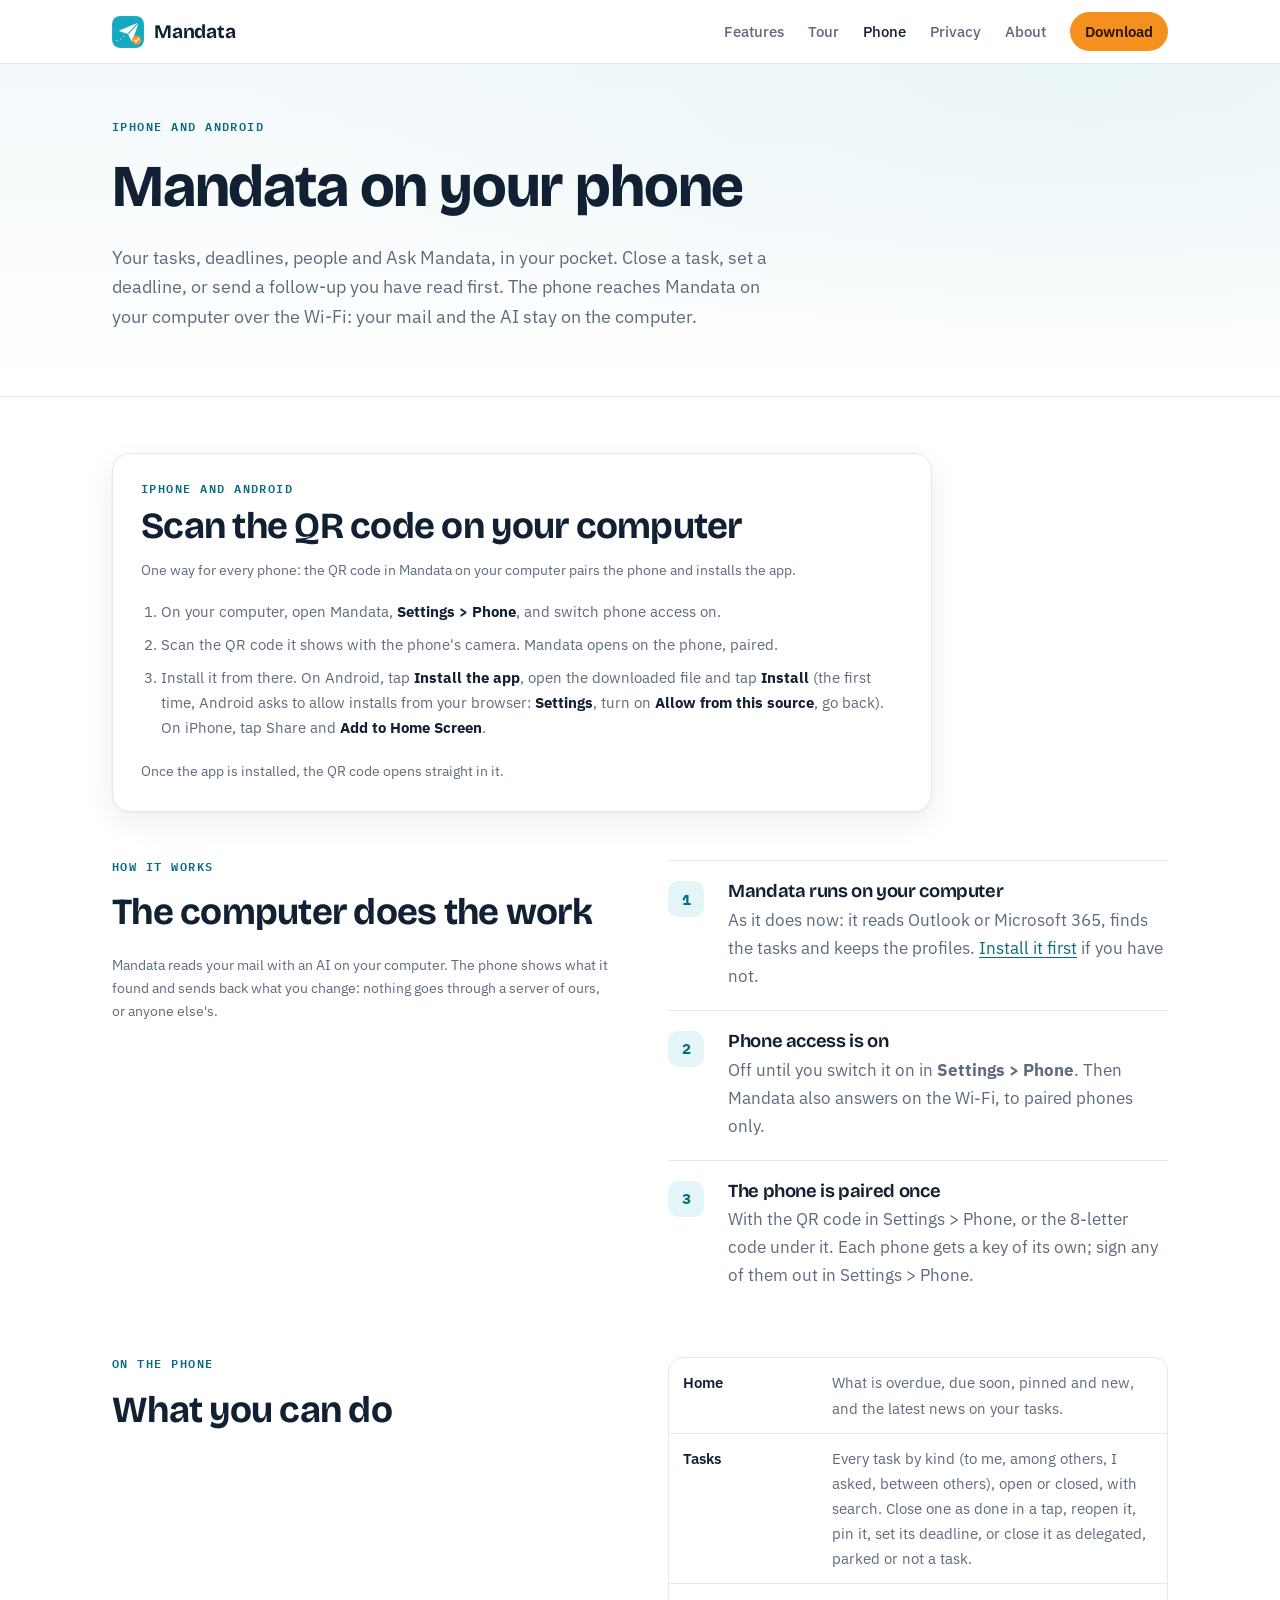
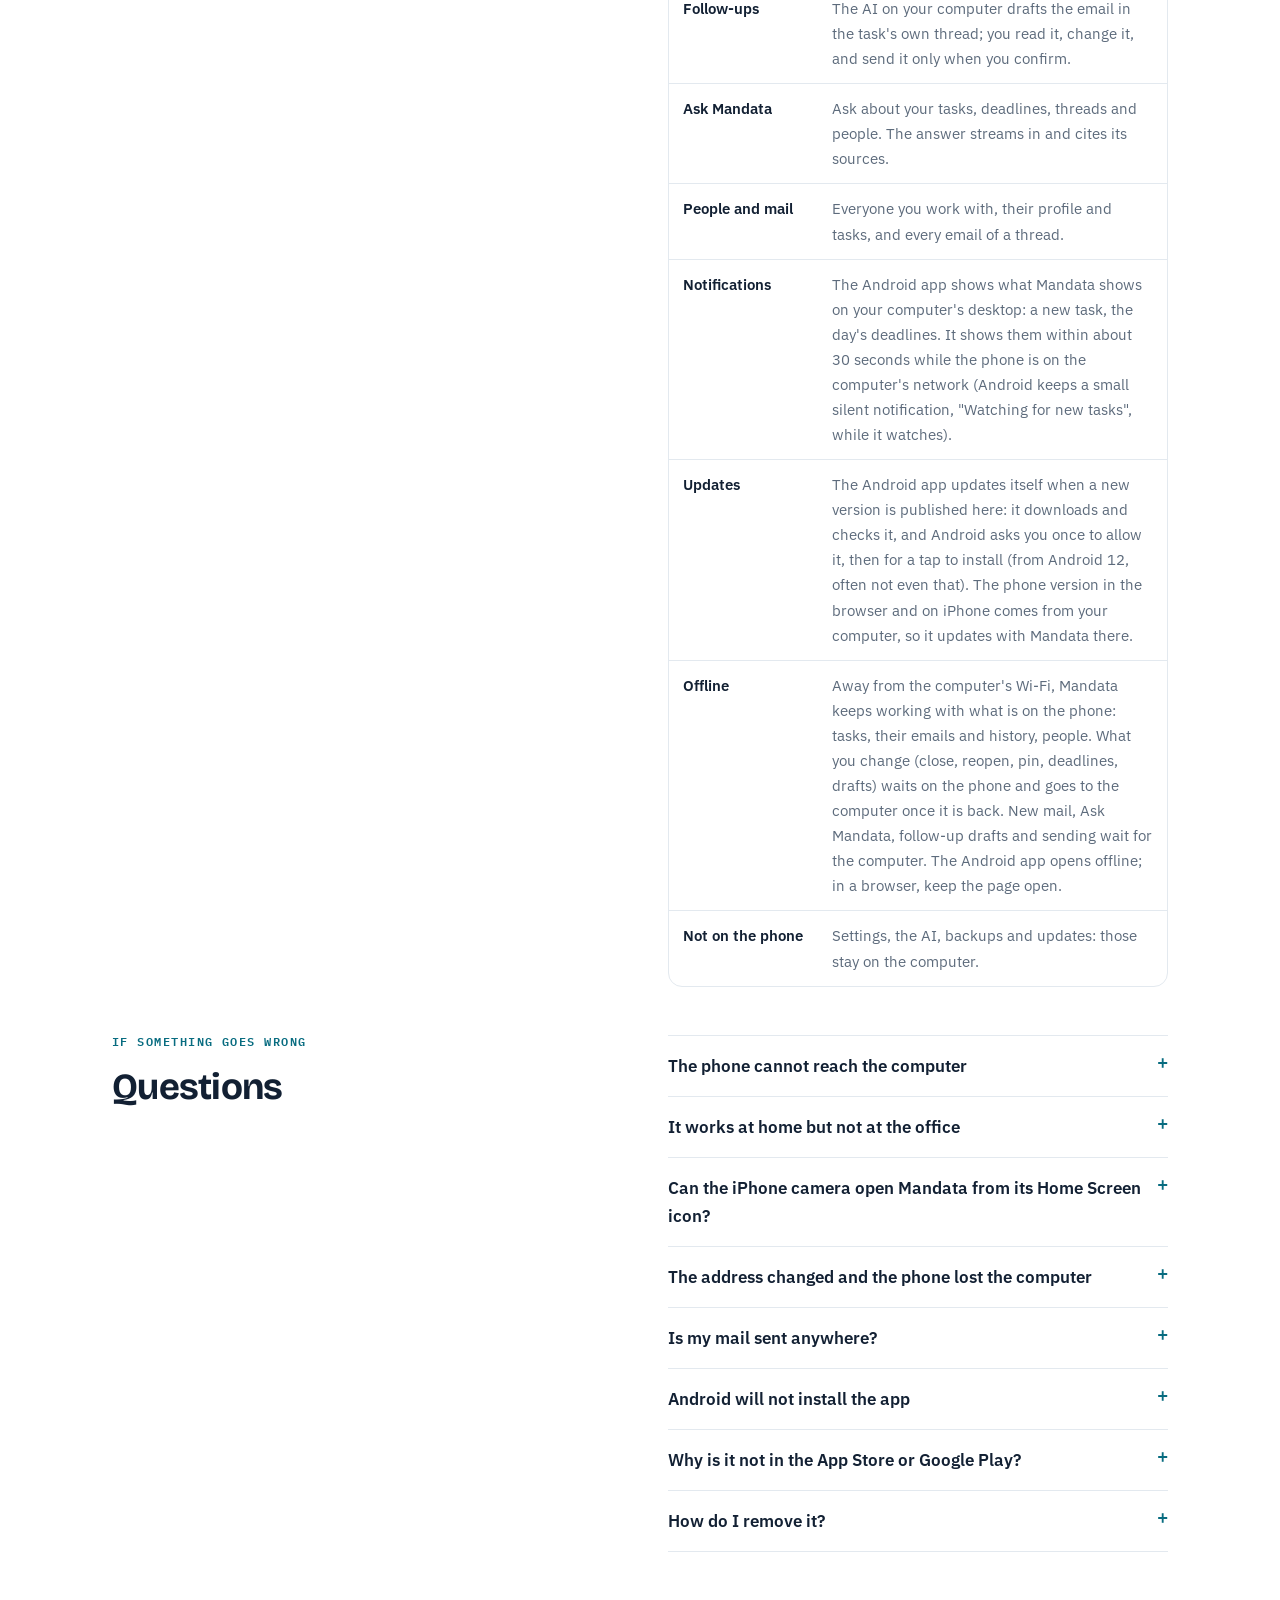
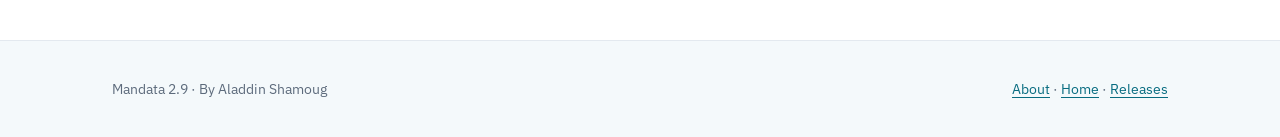
<file: phone.html>
<!doctype html>
<html lang="en">
<head>
<meta charset="utf-8">
<meta name="viewport" content="width=device-width, initial-scale=1">
<title>Mandata on your phone</title>
<meta name="description" content="Mandata on iPhone and Android: your tasks, deadlines and Ask Mandata on your phone, from Mandata on your computer. Scan the QR code in Mandata to install.">
<link rel="icon" href="assets/icon.png">
<link rel="apple-touch-icon" href="assets/icon.png">
<link rel="preconnect" href="https://fonts.googleapis.com">
<link rel="preconnect" href="https://fonts.gstatic.com" crossorigin>
<link href="https://fonts.googleapis.com/css2?family=Bricolage+Grotesque:opsz,wght@12..96,500..800&family=IBM+Plex+Mono:wght@400;500;600&family=IBM+Plex+Sans:wght@400;500;600&display=swap" rel="stylesheet">
<link rel="stylesheet" href="assets/site.css">
</head>
<body>
<header class="mast">
  <nav class="wrap" aria-label="Main">
    <a class="logo" href="./"><img src="assets/icon.png" alt="">Mandata</a>
    <a href="./#features">Features</a>
    <a href="tour.html">Tour</a>
    <a href="phone.html" aria-current="page">Phone</a>
    <a href="./#privacy">Privacy</a>
    <a href="about.html">About</a>
    <a class="navcta" href="download.html">Download</a>
  </nav>
</header>

<section class="hero page-hero">
  <div class="wrap"><div class="hero-copy">
    <span class="eyebrow">iPhone and Android</span>
    <h1>Mandata on your phone</h1>
    <p class="lede">Your tasks, deadlines, people and Ask Mandata, in your pocket. Close a task, set a deadline, or send a follow-up you have read first. The phone reaches Mandata on your computer over the Wi-Fi: your mail and the AI stay on the computer.</p>
  </div></div>
</section>

<section class="band after-hero">
  <div class="wrap stack" style="gap:48px">
    <div class="ph-cards one">
      <article class="ph-card" id="pair">
        <div class="stack" style="gap:12px">
          <span class="eyebrow">iPhone and Android</span>
          <h2>Scan the QR code on your computer</h2>
          <p class="fine">One way for every phone: the QR code in Mandata on your computer pairs the phone and installs the app.</p>
          <ol class="ph-steps">
            <li>On your computer, open Mandata, <b>Settings &gt; Phone</b>, and switch phone access on.</li>
            <li>Scan the QR code it shows with the phone's camera. Mandata opens on the phone, paired.</li>
            <li>Install it from there. On Android, tap <b>Install the app</b>, open the downloaded file and tap <b>Install</b> (the first time, Android asks to allow installs from your browser: <b>Settings</b>, turn on <b>Allow from this source</b>, go back). On iPhone, tap Share and <b>Add to Home Screen</b>.</li>
          </ol>
          <p class="fine">Once the app is installed, the QR code opens straight in it.</p>
        </div>
      </article>
    </div>

    <div class="two">
      <div class="stack" style="gap:20px">
        <span class="eyebrow">How it works</span>
        <h2>The computer does the work</h2>
        <p class="fine">Mandata reads your mail with an AI on your computer. The phone shows what it found and sends back what you change: nothing goes through a server of ours, or anyone else's.</p>
      </div>
      <ol class="steps">
        <li><h3>Mandata runs on your computer</h3><p>As it does now: it reads Outlook or Microsoft 365, finds the tasks and keeps the profiles. <a href="download.html">Install it first</a> if you have not.</p></li>
        <li><h3>Phone access is on</h3><p>Off until you switch it on in <b>Settings &gt; Phone</b>. Then Mandata also answers on the Wi-Fi, to paired phones only.</p></li>
        <li><h3>The phone is paired once</h3><p>With the QR code in Settings &gt; Phone, or the 8-letter code under it. Each phone gets a key of its own; sign any of them out in Settings &gt; Phone.</p></li>
      </ol>
    </div>

    <div class="two">
      <div class="stack" style="gap:20px">
        <span class="eyebrow">On the phone</span>
        <h2>What you can do</h2>
      </div>
      <div class="tablebox">
        <table class="req">
          <tr><th>Home</th><td>What is overdue, due soon, pinned and new, and the latest news on your tasks.</td></tr>
          <tr><th>Tasks</th><td>Every task by kind (to me, among others, I asked, between others), open or closed, with search. Close one as done in a tap, reopen it, pin it, set its deadline, or close it as delegated, parked or not a task.</td></tr>
          <tr><th>Follow-ups</th><td>The AI on your computer drafts the email in the task's own thread; you read it, change it, and send it only when you confirm.</td></tr>
          <tr><th>Ask Mandata</th><td>Ask about your tasks, deadlines, threads and people. The answer streams in and cites its sources.</td></tr>
          <tr><th>People and mail</th><td>Everyone you work with, their profile and tasks, and every email of a thread.</td></tr>
          <tr><th>Notifications</th><td>The Android app shows what Mandata shows on your computer's desktop: a new task, the day's deadlines. It shows them within about 30 seconds while the phone is on the computer's network (Android keeps a small silent notification, "Watching for new tasks", while it watches).</td></tr>
          <tr><th>Updates</th><td>The Android app updates itself when a new version is published here: it downloads and checks it, and Android asks you once to allow it, then for a tap to install (from Android 12, often not even that). The phone version in the browser and on iPhone comes from your computer, so it updates with Mandata there.</td></tr>
          <tr><th>Offline</th><td>Away from the computer's Wi-Fi, Mandata keeps working with what is on the phone: tasks, their emails and history, people. What you change (close, reopen, pin, deadlines, drafts) waits on the phone and goes to the computer once it is back. New mail, Ask Mandata, follow-up drafts and sending wait for the computer. The Android app opens offline; in a browser, keep the page open.</td></tr>
          <tr><th>Not on the phone</th><td>Settings, the AI, backups and updates: those stay on the computer.</td></tr>
        </table>
      </div>
    </div>

    <div class="two">
      <div class="stack" style="gap:20px">
        <span class="eyebrow">If something goes wrong</span>
        <h2>Questions</h2>
      </div>
      <div>
        <details><summary>The phone cannot reach the computer</summary><p>Both must be on the same Wi-Fi, and Mandata must be running with phone access on. The first time it is switched on, Windows asks whether Mandata may use the network: allow it on <b>private networks</b>. If you missed it, allow Mandata in Windows Security &gt; Firewall &gt; Allow an app through firewall.</p></details>
        <details><summary>It works at home but not at the office</summary><p>Office and public Wi-Fi often stop devices on it from reaching each other. Use your home Wi-Fi, or a private network such as Tailscale on both the computer and the phone: Settings &gt; Phone then offers its address for the QR code.</p></details>
        <details><summary>Can the iPhone camera open Mandata from its Home Screen icon?</summary><p>No: the iPhone opens every QR code link in Safari, and only App Store apps can take them over. Pair once from Safari, then open Mandata from the Home Screen. If the Home Screen app asks to pair again, type the 8-letter code shown in Settings &gt; Phone.</p></details>
        <details><summary>The address changed and the phone lost the computer</summary><p>Routers sometimes give the computer a new address. Scan the QR code in Settings &gt; Phone again. Your router can also keep the same address for the computer.</p></details>
        <details><summary>Is my mail sent anywhere?</summary><p>Only between your computer and your phone, on your own network. Nothing goes to a server of ours or of anyone else. On the network the connection is not encrypted, so use networks you trust, as you would for a shared folder.</p></details>
        <details><summary>Android will not install the app</summary><p>Allow your browser to install apps: Settings &gt; Apps &gt; Special app access &gt; Install unknown apps, choose the browser, turn on <b>Allow from this source</b>. Then open the downloaded file again. Some work phones do not allow apps from outside their store at all; use Mandata in Chrome instead (scan the QR code in Settings &gt; Phone, then Chrome's menu &gt; Add to Home screen).</p></details>
        <details><summary>Why is it not in the App Store or Google Play?</summary><p>Mandata is published by Aladdin Shamoug, outside the stores. On iPhone, the Home Screen app from Safari works without a store; on Android, the app installs from this page.</p></details>
        <details><summary>How do I remove it?</summary><p>On the phone, More &gt; Sign out this phone, then remove the app as any other. On the computer, sign it out or switch phone access off in Settings &gt; Phone.</p></details>
      </div>
    </div>
  </div>
</section>

<footer class="foot">
  <div class="wrap">
    <span>Mandata 2.9 · By Aladdin Shamoug</span>
    <span><a href="about.html">About</a> · <a href="./">Home</a> · <a href="https://github.com/shamoug/mandata/releases">Releases</a></span>
  </div>
</footer>
<script>
// On a phone, its own card comes first.
(() => {
  const ua = navigator.userAgent, ios = /iPhone|iPad|iPod/.test(ua) || (/Macintosh/.test(ua) && navigator.maxTouchPoints > 1);
  const first = ios ? 'iphone' : /Android/.test(ua) ? 'android' : '';
  if (first === 'android') document.getElementById('android').classList.add('ph-mine');
})();
</script>
</body>
</html>
</file>
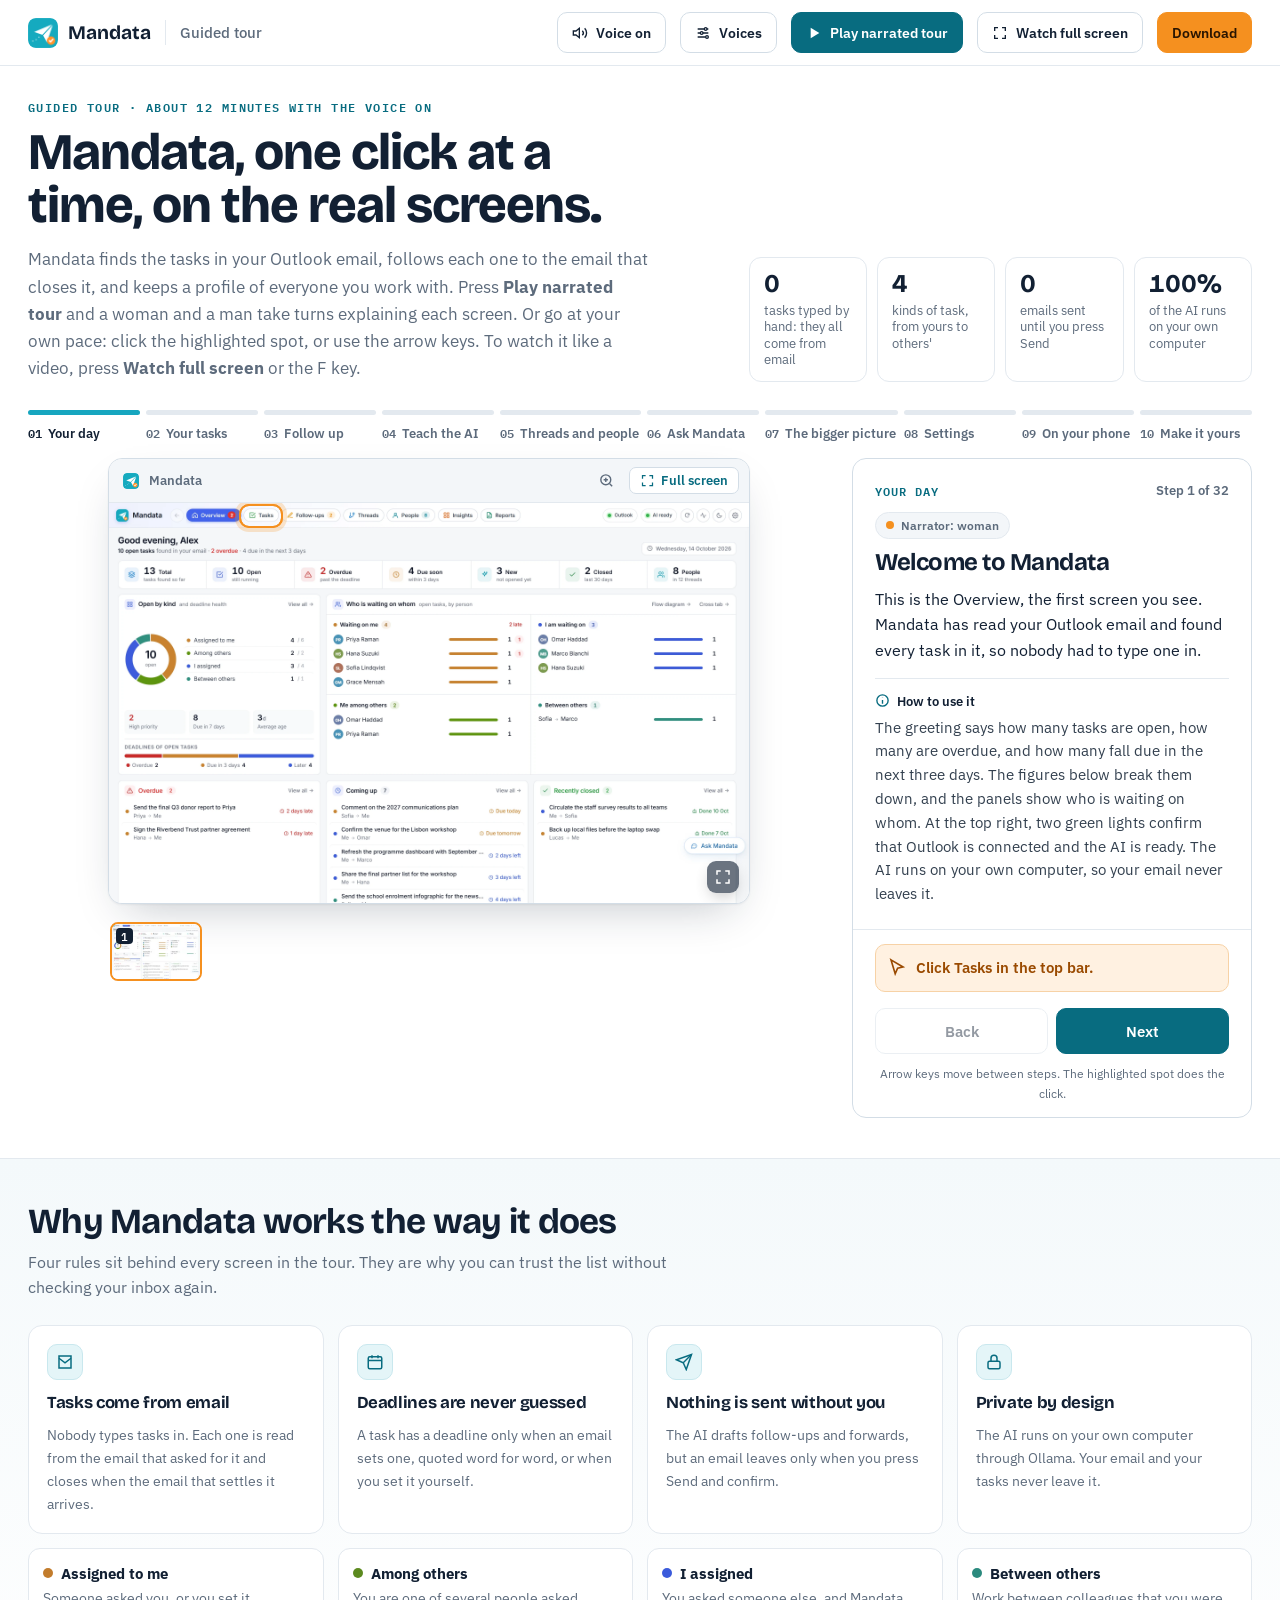
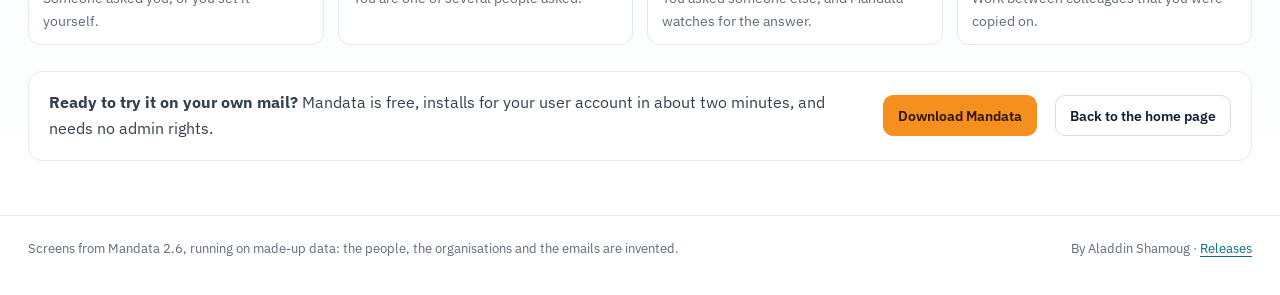
<file: tour.html>
<!doctype html>
<html lang="en">
<head>
<meta charset="utf-8">
<meta name="viewport" content="width=device-width, initial-scale=1">
<title>Mandata: Guided Tour</title>
<meta name="description" content="A narrated, step-by-step tour of Mandata on real screens: the tasks it finds in your email, follow-ups, Ask Mandata, settings and the phone app.">
<link rel="icon" href="assets/icon.png">
<link rel="preconnect" href="https://fonts.googleapis.com">
<link rel="preconnect" href="https://fonts.gstatic.com" crossorigin>
<link href="https://fonts.googleapis.com/css2?family=Bricolage+Grotesque:opsz,wght@12..96,500..800&family=IBM+Plex+Mono:wght@400;500;600&family=IBM+Plex+Sans:wght@400;500;600&display=swap" rel="stylesheet">
<style>
/* The guided tour. Same palette as the site (assets/site.css): teal paper plane, orange check, one light theme. */
:root{
  --bg:#ffffff; --wash:#f4f9fb; --wash2:#eaf5f8; --surface:#ffffff; --tint:#f3f6f9; --line:#e3e9ef; --line2:#d3dde6;
  --ink:#122033; --body:#33404f; --muted:#5d6b7c;
  --teal:#086c80; --teal-bright:#16a6bf; --teal-soft:#e4f5f8;
  --check:#f5901f; --check-soft:#fff1e1; --check-ink:#9a4a00;
  --shadow:0 1px 2px rgba(18,32,51,.05),0 18px 44px -18px rgba(18,32,51,.28);
  --font-display:"Bricolage Grotesque","Segoe UI",system-ui,sans-serif;
  --font-body:"IBM Plex Sans","Segoe UI",system-ui,sans-serif;
  --font-mono:"IBM Plex Mono",ui-monospace,Consolas,monospace;
  color-scheme:light;
}
*{box-sizing:border-box}
html,body{margin:0}
body{background:var(--bg);color:var(--body);font:400 16px/1.6 var(--font-body);-webkit-font-smoothing:antialiased}
button{font:inherit;color:inherit}
a{color:var(--teal);text-underline-offset:3px}
:focus-visible{outline:2px solid var(--teal);outline-offset:2px;border-radius:6px}
h1,h2,h3{font-family:var(--font-display);color:var(--ink);letter-spacing:-.02em;margin:0}
.wrap{max-width:1440px;margin:0 auto;padding:0 clamp(16px,2.4vw,28px)}

/* Masthead */
.mast{background:rgba(255,255,255,.94);border-bottom:1px solid var(--line);position:sticky;top:0;z-index:20;backdrop-filter:saturate(1.4) blur(8px)}
.mast .wrap{display:flex;align-items:center;gap:10px 14px;padding-top:12px;padding-bottom:12px;flex-wrap:wrap}
.logo{display:flex;align-items:center;gap:10px;color:var(--ink);text-decoration:none;font:700 1.2rem/1 var(--font-display)}
.logo img{width:30px;height:30px;border-radius:8px}
.mast .sub{font-size:.95rem;font-weight:500;color:var(--muted);padding-left:14px;border-left:1px solid var(--line)}
.mast .sp{flex:1}
.btn{display:inline-flex;align-items:center;gap:8px;border:1px solid var(--line2);background:var(--surface);padding:8px 14px;border-radius:10px;cursor:pointer;font-weight:600;font-size:.9rem;text-decoration:none;color:var(--ink);white-space:nowrap}
.btn:hover{background:var(--tint)}
.btn.primary{background:var(--check);border-color:var(--check);color:#2a1500}
.btn.primary:hover{filter:brightness(1.04);background:var(--check)}
.btn.teal{background:var(--teal);border-color:var(--teal);color:#fff}
.btn.teal:hover{background:#075a6b}
.btn[disabled]{opacity:.45;cursor:default}
.btn svg{width:16px;height:16px;flex:none}
@media (max-width:760px){.mast .sub{display:none}.mast .btn span.l{display:none}}

/* Intro */
.intro{display:grid;grid-template-columns:minmax(0,1.15fr) minmax(0,.85fr);gap:40px;padding:36px 0 24px;align-items:end}
.eyebrow{font:600 .74rem/1 var(--font-mono);text-transform:uppercase;letter-spacing:.12em;color:var(--teal);display:block;margin-bottom:12px}
.intro h1{font-size:clamp(2rem,4vw,3.2rem);line-height:1.04;font-weight:750;margin:0 0 14px;max-width:18ch;text-wrap:balance}
.intro p{margin:0;color:var(--muted);font-size:1.06rem;max-width:62ch}
.facts{display:grid;grid-template-columns:repeat(4,1fr);gap:10px}
.facts div{border:1px solid var(--line);border-radius:12px;padding:12px 14px;background:var(--surface)}
.facts b{display:block;font:700 1.6rem/1.1 var(--font-display);color:var(--ink);font-variant-numeric:tabular-nums}
.facts span{font-size:.8rem;color:var(--muted);line-height:1.3;display:block;margin-top:4px}
@media (max-width:980px){.intro{grid-template-columns:1fr;gap:22px}}
@media (max-width:560px){.facts{grid-template-columns:repeat(2,1fr)}}

/* Chapters */
.chapters{display:flex;gap:6px;overflow-x:auto;padding:4px 0 14px;scrollbar-width:thin}
.chap{flex:1 0 auto;min-width:112px;text-align:left;background:none;border:0;padding:0;cursor:pointer}
.chap .track{height:5px;border-radius:3px;background:var(--line);overflow:hidden;margin-bottom:8px}
.chap .track i{display:block;height:100%;width:0;background:var(--teal-bright);transition:width .35s}
.chap .nm{font-size:.82rem;font-weight:600;color:var(--muted);white-space:nowrap}
.chap .nm small{font:600 .74rem var(--font-mono);margin-right:6px}
.chap[aria-current="true"] .nm{color:var(--ink)}

/* Player */
.player{display:grid;grid-template-columns:minmax(0,1fr) 400px;gap:22px;align-items:start;padding-bottom:40px}
@media (max-width:1180px){.player{grid-template-columns:1fr}}
.stagecol{min-width:0;width:80%;margin:0 auto}
@media (max-width:760px){.stagecol{width:100%}}
.window{background:var(--surface);border:1px solid var(--line2);border-radius:14px;overflow:hidden;box-shadow:var(--shadow)}
.wbar{display:flex;align-items:center;gap:10px;padding:8px 10px 8px 14px;background:var(--tint);border-bottom:1px solid var(--line)}
.wbar img{width:16px;height:16px;border-radius:4px}
.wbar .wt{flex:1;font-size:.82rem;font-weight:600;color:var(--muted);min-width:0;overflow:hidden;white-space:nowrap;text-overflow:ellipsis}
.wbar .tool{border:0;background:none;padding:4px;cursor:pointer;color:var(--muted);border-radius:6px}
.wbar .tool:hover{color:var(--ink);background:var(--line)}
.wbar .tool svg{width:17px;height:17px;display:block}
.wbar .tool.fsl{display:flex;align-items:center;gap:6px;font:600 .8rem var(--font-body);color:var(--teal);border:1px solid var(--line2);background:var(--surface);padding:4px 10px;border-radius:7px}
.wbar .tool.fsl:hover{background:var(--teal-soft);color:var(--teal)}
.wbar .tool.fsl svg{width:15px;height:15px}
/* Like a video player: a full-screen button at the bottom right of the screen. */
.fsfab{position:absolute;right:10px;bottom:10px;z-index:6;display:flex;align-items:center;gap:7px;border:0;border-radius:9px;padding:7px;background:rgba(18,32,51,.78);color:#fff;font:600 .82rem var(--font-body);cursor:pointer;box-shadow:0 6px 18px -6px rgba(0,0,0,.45);opacity:.8;transition:opacity .2s}
.fsfab span{display:none}
.fsfab:hover span,.fsfab:focus-visible span{display:inline;padding-right:4px}
.fsfab:hover,.fsfab:focus-visible{opacity:1}
.fsfab svg{width:18px;height:18px}
.window.isfs .fsfab{display:none}
@media (max-width:600px){.fsfab span,.wbar .tool.fsl span{display:none}.fsfab{padding:8px}}
.viewport{position:relative;background:#eef2f5;overflow:hidden;aspect-ratio:1440/900}
.viewport.phone{aspect-ratio:auto;height:min(62vh,608px);background:var(--wash);display:flex;align-items:center;justify-content:center}
.screen{position:absolute;inset:0}
.viewport.phone .screen{position:relative;inset:auto;height:calc(100% - 40px);aspect-ratio:390/844;border-radius:34px;box-shadow:0 0 0 9px #16202b,0 0 0 10px #3b4754,var(--shadow);overflow:hidden}
.screen img{position:absolute;inset:0;width:100%;height:100%;object-fit:cover;opacity:0;transition:opacity .45s ease}
.screen img.on{opacity:1}
.hot{position:absolute;border-radius:9px;cursor:pointer;background:transparent;border:0;padding:0;z-index:3}
.hot::before{content:"";position:absolute;inset:-5px;border:2.5px solid var(--check);border-radius:10px;box-shadow:0 0 0 4px rgba(245,144,31,.22)}
.hot::after{content:"";position:absolute;inset:-5px;border-radius:10px;border:2px solid var(--check);animation:ring 1.6s ease-out infinite}
@keyframes ring{0%{opacity:.9;transform:scale(1)}100%{opacity:0;transform:scale(1.3)}}
.hot[hidden]{display:none}
.callout{position:absolute;z-index:4;background:var(--ink);color:#fff;font-size:.78rem;font-weight:600;padding:6px 10px;border-radius:7px;white-space:nowrap;pointer-events:none;box-shadow:0 8px 20px -8px rgba(0,0,0,.5);transition:opacity .25s;opacity:0}
.cursor{position:absolute;z-index:5;width:26px;height:26px;margin:-3px 0 0 -5px;pointer-events:none;opacity:0;transition:left .9s cubic-bezier(.45,.05,.2,1),top .9s cubic-bezier(.45,.05,.2,1),opacity .2s;filter:drop-shadow(0 2px 3px rgba(0,0,0,.35))}
.ripple{position:absolute;z-index:4;width:14px;height:14px;margin:-7px 0 0 -7px;border-radius:50%;background:rgba(245,144,31,.55);pointer-events:none;animation:rip .55s ease-out forwards}
@keyframes rip{to{transform:scale(5);opacity:0}}
@media (prefers-reduced-motion:reduce){.hot::after,.ripple{animation:none}.cursor{transition:none}.screen img{transition:none}}

/* Full screen, like a video player: the screen fills the display on black, controls fade in over it. */
.window{position:relative}
.fsui{display:none}
.window.isfs{position:fixed;inset:0;z-index:1000;border:0;border-radius:0;box-shadow:none;background:#05090d;display:flex;align-items:center;justify-content:center;overflow:hidden}
.window.isfs .wbar{display:none}
.window.isfs .callout{font-size:.95rem;padding:7px 12px}
.window.isfs .viewport{width:min(100vw,160vh);background:#05090d}
.window.isfs .viewport.phone{width:100vw;height:100vh;aspect-ratio:auto;align-items:flex-start;padding-top:26px}
.window.isfs .viewport.phone .screen{height:calc(100vh - 190px)}
.window.isfs .fsui{display:block;position:absolute;inset:0;pointer-events:none;z-index:10;color:#fff}
.fstop{position:absolute;top:0;left:0;right:0;display:flex;align-items:center;gap:12px;padding:14px 18px 44px;background:linear-gradient(rgba(0,0,0,.7),transparent);font:600 1.05rem var(--font-display);pointer-events:auto;transition:opacity .35s}
.fstop img{width:26px;height:26px;border-radius:7px}
.fstop span{flex:1;min-width:0;overflow:hidden;white-space:nowrap;text-overflow:ellipsis}
.fsbar{position:absolute;left:0;right:0;bottom:0;padding:46px 18px 12px;background:linear-gradient(transparent,rgba(0,0,0,.82));pointer-events:auto;transition:opacity .35s}
.fsprog{display:flex;gap:3px;height:18px;align-items:center}
.fsprog button{flex:1;height:4px;border:0;padding:0;border-radius:2px;background:rgba(255,255,255,.3);cursor:pointer;transition:height .15s}
.fsprog button.done{background:var(--check)}
.fsprog button.cur{background:#fff}
.fsprog:hover button{height:8px}
.fsrow{display:flex;align-items:center;gap:4px;margin-top:4px}
.fsb{background:none;border:0;color:#fff;width:46px;height:46px;border-radius:50%;display:grid;place-items:center;cursor:pointer;flex:none}
.fsb:hover{background:rgba(255,255,255,.15)}
.fsb:focus-visible{outline:2px solid #fff}
.fsb svg{width:26px;height:26px}
#fsVoice .off,#fsVoice.muted .on{display:none}
#fsVoice.muted .off{display:inline}
#fsCC{width:auto;padding:0 10px;border-radius:8px}
#fsCC span{border:2px solid #fff;border-radius:4px;padding:0 5px;font:700 .8rem/1.5 var(--font-body)}
#fsCC[aria-pressed="true"] span{background:#fff;color:#05090d}
.fsstep{font-size:1rem;margin-left:8px;min-width:0;overflow:hidden;white-space:nowrap;text-overflow:ellipsis;opacity:.92}
.fsrow .sp{flex:1}
.fscap{position:absolute;left:50%;bottom:118px;transform:translateX(-50%);width:max-content;max-width:min(940px,92vw);background:rgba(0,0,0,.8);color:#fff;font-size:clamp(1rem,1.8vw,1.45rem);line-height:1.45;padding:9px 18px;border-radius:8px;text-align:center;transition:bottom .35s}
.fscap:empty,.window.nocap .fscap{display:none}
.window.isfs.idle .fstop,.window.isfs.idle .fsbar{opacity:0;pointer-events:none}
.window.isfs.idle .fscap{bottom:30px}
.window.isfs.idle,.window.isfs.idle *{cursor:none!important}
@media (max-width:600px){.fsstep{display:none}.fscap{bottom:104px}}
.below{display:flex;align-items:center;gap:10px;margin-top:14px}
.strip{display:flex;gap:6px;flex:1;min-width:0;overflow-x:auto;padding:4px 2px;scrollbar-width:thin}
.thumb{flex:none;width:92px;border:2px solid var(--line);border-radius:8px;padding:0;background:var(--surface);cursor:pointer;overflow:hidden;position:relative}
.thumb img{display:block;width:100%;aspect-ratio:16/10;object-fit:cover;object-position:top}
.thumb span{position:absolute;left:4px;top:4px;background:var(--ink);color:#fff;font:600 .66rem/1.5 var(--font-mono);padding:0 5px;border-radius:4px}
.thumb[aria-current="step"]{border-color:var(--check)}
.thumb.done{opacity:.68}

/* Explanation panel */
/* One fixed height for every step: the text scrolls inside if it is ever longer, the action and buttons stay docked at the bottom. */
.panel{background:var(--surface);border:1px solid var(--line2);border-radius:14px;padding:0;position:sticky;top:74px;height:min(660px,calc(100vh - 88px));min-height:500px;display:flex;flex-direction:column;overflow:hidden}
.pbody{flex:1;min-height:0;overflow:auto;padding:22px 22px 8px;scrollbar-width:thin}
.pfoot{flex:none;padding:14px 22px 14px;border-top:1px solid var(--line)}
.pfoot .action{margin-top:0}
@media (max-width:1180px){.panel{position:static;height:600px;min-height:0}}
.kick{display:flex;justify-content:space-between;align-items:center;gap:10px;font-size:.8rem;color:var(--muted);font-weight:600;margin-bottom:10px}
.kick b{color:var(--teal);font:600 .74rem var(--font-mono);text-transform:uppercase;letter-spacing:.08em}
.speaker{display:inline-flex;align-items:center;gap:7px;font-size:.76rem;font-weight:600;padding:3px 10px;border-radius:999px;margin-bottom:10px;background:var(--tint);border:1px solid var(--line);color:var(--muted)}
.speaker::before{content:"";width:8px;height:8px;border-radius:50%;background:var(--check)}
.speaker[data-g="male"]::before{background:var(--teal-bright)}
.panel h2{font-size:1.5rem;line-height:1.15;margin:0 0 10px}
.lead{font-size:1rem;margin:0 0 14px;color:var(--ink)}
.sec{border-top:1px solid var(--line);padding-top:13px}
.sec h3{font:600 .84rem var(--font-body);margin:0 0 6px;color:var(--ink);display:flex;align-items:center;gap:7px;letter-spacing:0}
.sec h3 svg{width:15px;height:15px;color:var(--teal)}
.sec p{margin:0;font-size:.93rem;color:var(--body)}
.action{display:flex;gap:10px;align-items:flex-start;background:var(--check-soft);border:1px solid #f7d2a6;border-radius:10px;padding:11px 12px;margin-top:16px;font-size:.92rem;font-weight:600;color:var(--check-ink)}
.action svg{width:18px;height:18px;flex:none;margin-top:2px}
.navrow{display:flex;gap:8px;margin-top:16px}
.navrow .btn{flex:1;justify-content:center;padding:10px 14px;font-size:.95rem}
.hint{font-size:.76rem;color:var(--muted);margin-top:10px;text-align:center}

/* Why Mandata */
.why{border-top:1px solid var(--line);background:linear-gradient(180deg,var(--wash) 0,var(--bg) 100%);padding:44px 0 24px}
.why h2{font-size:clamp(1.6rem,3vw,2.2rem);line-height:1.1;margin:0 0 8px}
.why .wrap > p{color:var(--muted);max-width:66ch;margin:0 0 24px}
.cards{display:grid;grid-template-columns:repeat(4,1fr);gap:14px}
.card{border:1px solid var(--line);border-radius:14px;background:var(--surface);padding:18px}
.card h3{font-size:1.05rem;margin:10px 0 6px}
.card p{font-size:.9rem;color:var(--muted);margin:0}
.card .ic{width:36px;height:36px;border-radius:10px;display:grid;place-items:center;background:var(--teal-soft);color:var(--teal);border:1px solid #c9e8ee}
.card .ic svg{width:18px;height:18px}
@media (max-width:980px){.cards{grid-template-columns:1fr 1fr}}
@media (max-width:560px){.cards{grid-template-columns:1fr}}
.kinds{margin-top:14px;display:grid;grid-template-columns:repeat(4,1fr);gap:14px}
.kind{border:1px solid var(--line);border-radius:12px;background:var(--surface);padding:12px 14px;font-size:.88rem;color:var(--muted)}
.kind b{display:flex;align-items:center;gap:8px;color:var(--ink);font-size:.95rem;margin-bottom:2px}
.kind b i{width:10px;height:10px;border-radius:50%;display:inline-block}
@media (max-width:980px){.kinds{grid-template-columns:1fr 1fr}}
@media (max-width:560px){.kinds{grid-template-columns:1fr}}
.cta{display:flex;flex-wrap:wrap;align-items:center;gap:12px 18px;margin-top:26px;border:1px solid var(--line);border-radius:14px;background:var(--surface);padding:18px 20px}
.cta p{margin:0;flex:1;min-width:240px;color:var(--body)}
footer{padding:22px 0 36px;color:var(--muted);font-size:.82rem;border-top:1px solid var(--line);margin-top:30px}
footer .wrap{display:flex;justify-content:space-between;gap:14px;flex-wrap:wrap}

dialog{border:1px solid var(--line2);padding:0;border-radius:12px;max-width:96vw;max-height:94vh;background:var(--surface);color:var(--ink)}
dialog::backdrop{background:rgba(10,20,30,.72)}
dialog .dh{display:flex;justify-content:space-between;align-items:center;gap:12px;padding:8px 12px;border-bottom:1px solid var(--line);font-weight:600;font-size:.9rem}
dialog .db{overflow:auto;max-height:calc(94vh - 52px)}
dialog img{display:block;max-width:none}
.sr{position:absolute;width:1px;height:1px;overflow:hidden;clip:rect(0 0 0 0)}
.vbody{padding:16px 18px 18px;width:min(560px,92vw)}
.vmsg{margin:0 0 14px;font-weight:500;color:var(--teal);background:var(--teal-soft);border:1px solid #c9e8ee;padding:10px 12px;border-radius:9px;font-size:.9rem}
.vrow{margin-bottom:14px}
.vrow label{display:block;font-weight:600;font-size:.9rem;margin-bottom:6px}
.vrow em{font-style:normal;font-weight:500;font-size:.76rem;color:var(--muted);margin-left:6px}
.vpick{display:flex;gap:8px}
.vpick select{flex:1;min-width:0;font:inherit;font-size:.85rem;padding:8px;border:1px solid var(--line2);border-radius:8px;background:var(--surface);color:var(--ink)}
.vrate{display:flex;align-items:center;gap:10px;font-size:.85rem}
.vrate input{flex:1}
.vnote{font-size:.8rem;color:var(--muted);margin:4px 0 0}
</style>
</head>
<body>
<header class="mast">
  <div class="wrap">
    <a class="logo" href="./"><img src="assets/icon.png" alt="">Mandata</a>
    <span class="sub">Guided tour</span>
    <div class="sp"></div>
    <button class="btn" id="voiceBtn" aria-pressed="true" title="Turn the voice on or off">
      <svg viewBox="0 0 24 24" fill="none" stroke="currentColor" stroke-width="2" aria-hidden="true"><path d="M11 5 6 9H2v6h4l5 4V5z"/><path id="waveA" d="M15.5 8.5a5 5 0 0 1 0 7"/><path id="waveB" d="M19 5a10 10 0 0 1 0 14"/></svg>
      <span class="l">Voice on</span>
    </button>
    <button class="btn" id="voiceSet" title="Choose the voices and the speed"><svg viewBox="0 0 24 24" fill="none" stroke="currentColor" stroke-width="2" aria-hidden="true"><path d="M4 6h10M18 6h2M4 12h4M12 12h8M4 18h12"/><circle cx="16" cy="6" r="2"/><circle cx="10" cy="12" r="2"/><circle cx="18" cy="18" r="2"/></svg><span class="l">Voices</span></button>
    <button class="btn teal" id="playBtn" aria-pressed="false">
      <svg viewBox="0 0 24 24" fill="currentColor" aria-hidden="true"><path id="playIc" d="M7 4v16l13-8z"/></svg>
      <span>Play narrated tour</span>
    </button>
    <button class="btn" id="fsBtn" title="Watch the narrated tour full screen, like a video (F)"><svg viewBox="0 0 24 24" fill="none" stroke="currentColor" stroke-width="2" aria-hidden="true"><path d="M4 9V4h5M20 9V4h-5M4 15v5h5M20 15v5h-5"/></svg><span class="l">Watch full screen</span></button>
    <a class="btn primary" href="download.html"><span>Download</span></a>
  </div>
</header>

<main>
  <div class="wrap">
    <section class="intro">
      <div>
        <span class="eyebrow">Guided tour · about 12 minutes with the voice on</span>
        <h1>Mandata, one click at a time, on the real screens.</h1>
        <p>Mandata finds the tasks in your Outlook email, follows each one to the email that closes it, and keeps a profile of everyone you work with. Press <b>Play narrated tour</b> and a woman and a man take turns explaining each screen. Or go at your own pace: click the highlighted spot, or use the arrow keys. To watch it like a video, press <b>Watch full screen</b> or the F key.</p>
      </div>
      <div class="facts" aria-label="Mandata at a glance">
        <div><b>0</b><span>tasks typed by hand: they all come from email</span></div>
        <div><b>4</b><span>kinds of task, from yours to others'</span></div>
        <div><b>0</b><span>emails sent until you press Send</span></div>
        <div><b>100%</b><span>of the AI runs on your own computer</span></div>
      </div>
    </section>

    <nav class="chapters" id="chapters" aria-label="Tour chapters"></nav>

    <section class="player" aria-label="Tour">
      <div class="stagecol">
        <div class="window" id="stage">
          <div class="wbar">
            <img src="assets/icon.png" alt="">
            <span class="wt" id="wtitle">Mandata</span>
            <button class="tool" id="zoomBtn" title="See this screen at full size"><svg viewBox="0 0 24 24" fill="none" stroke="currentColor" stroke-width="2" aria-hidden="true"><circle cx="11" cy="11" r="7"/><path d="m20 20-3.5-3.5M11 8v6M8 11h6"/></svg><span class="sr">See full size</span></button>
            <button class="tool fsl" id="fsTool" title="Full screen (F)"><svg viewBox="0 0 24 24" fill="none" stroke="currentColor" stroke-width="2" aria-hidden="true"><path d="M4 9V4h5M20 9V4h-5M4 15v5h5M20 15v5h-5"/></svg><span>Full screen</span></button>
          </div>
          <div class="viewport" id="viewport">
            <div class="screen" id="screen"></div>
            <button class="hot" id="hot" aria-label="Do the highlighted click"></button>
            <div class="callout" id="callout"></div>
            <button class="fsfab" id="fsFab" title="Full screen (F)"><svg viewBox="0 0 24 24" fill="none" stroke="currentColor" stroke-width="2" aria-hidden="true"><path d="M4 9V4h5M20 9V4h-5M4 15v5h5M20 15v5h-5"/></svg><span>Full screen</span></button>
            <svg class="cursor" id="cursor" viewBox="0 0 24 24" aria-hidden="true"><path d="M4 2.5 20 12l-7.2 1.6L9.6 21z" fill="#fff" stroke="#122033" stroke-width="1.6" stroke-linejoin="round"/></svg>
          </div>
          <!-- Full screen: a video player's controls over the screen, hidden while it plays and the mouse rests. -->
          <div class="fsui" id="fsui">
            <div class="fstop"><img src="assets/icon.png" alt=""><span id="fsTitle"></span><button class="fsb" id="fsClose" title="Exit full screen (Esc)"><svg viewBox="0 0 24 24" fill="none" stroke="currentColor" stroke-width="2" aria-hidden="true"><path d="m6 6 12 12M18 6 6 18"/></svg><span class="sr">Exit full screen</span></button></div>
            <div class="fscap" id="fsCap" aria-live="polite"></div>
            <div class="fsbar">
              <div class="fsprog" id="fsProg" aria-label="Steps"></div>
              <div class="fsrow">
                <button class="fsb" id="fsPlay" title="Play (Space)"><svg viewBox="0 0 24 24" fill="currentColor" aria-hidden="true"><path id="fsPlayIc" d="M7 4v16l13-8z"/></svg><span class="sr">Play or pause</span></button>
                <button class="fsb" id="fsPrev" title="Previous step (Left arrow)"><svg viewBox="0 0 24 24" fill="currentColor" aria-hidden="true"><path d="M6 5h2v14H6zM20 5v14L9 12z"/></svg><span class="sr">Previous step</span></button>
                <button class="fsb" id="fsNext" title="Next step (Right arrow)"><svg viewBox="0 0 24 24" fill="currentColor" aria-hidden="true"><path d="M16 5h2v14h-2zM4 5v14l11-7z"/></svg><span class="sr">Next step</span></button>
                <button class="fsb" id="fsVoice" title="Voice on or off (M)"><svg viewBox="0 0 24 24" fill="none" stroke="currentColor" stroke-width="2" aria-hidden="true"><path d="M11 5 6 9H2v6h4l5 4V5z" fill="currentColor"/><path class="on" d="M15.5 8.5a5 5 0 0 1 0 7M19 5a10 10 0 0 1 0 14"/><path class="off" d="m16 9 6 6m0-6-6 6"/></svg><span class="sr">Voice</span></button>
                <span class="fsstep" id="fsStep"></span>
                <span class="sp"></span>
                <button class="fsb" id="fsCC" aria-pressed="true" title="Captions (C)"><span>CC</span></button>
                <button class="fsb" id="fsExit" title="Exit full screen (F)"><svg viewBox="0 0 24 24" fill="none" stroke="currentColor" stroke-width="2" aria-hidden="true"><path d="M9 4v5H4M15 4v5h5M9 20v-5H4M15 20v-5h5"/></svg><span class="sr">Exit full screen</span></button>
              </div>
            </div>
          </div>
        </div>
        <div class="below">
          <div class="strip" id="strip" aria-label="Steps in this chapter"></div>
        </div>
      </div>

      <aside class="panel">
        <div class="pbody" id="pbody" aria-live="polite">
        <div class="kick"><b id="kChap"></b><span id="kStep"></span></div>
        <div class="speaker" id="speaker" data-g="female"></div>
        <h2 id="title"></h2>
        <p class="lead" id="lead"></p>
        <div class="sec">
          <h3><svg viewBox="0 0 24 24" fill="none" stroke="currentColor" stroke-width="2.2" aria-hidden="true"><circle cx="12" cy="12" r="9"/><path d="M12 11v6M12 7.5v.5"/></svg>How to use it</h3>
          <p id="how"></p>
        </div>
        </div>
        <!-- Docked at the bottom: the buttons stay in the same place on every step. -->
        <div class="pfoot">
        <div class="action" id="action"><svg viewBox="0 0 24 24" fill="none" stroke="currentColor" stroke-width="2.2" aria-hidden="true"><path d="M4 2.5 20 12l-7.2 1.6L9.6 21z"/></svg><span id="actionText"></span></div>
        <div class="navrow">
          <button class="btn" id="prev">Back</button>
          <button class="btn teal" id="next">Next</button>
        </div>
        <div class="hint">Arrow keys move between steps. The highlighted spot does the click.</div>
        </div>
      </aside>
    </section>
  </div>

  <section class="why">
    <div class="wrap">
      <h2>Why Mandata works the way it does</h2>
      <p>Four rules sit behind every screen in the tour. They are why you can trust the list without checking your inbox again.</p>
      <div class="cards">
        <div class="card"><span class="ic"><svg viewBox="0 0 24 24" fill="none" stroke="currentColor" stroke-width="2" aria-hidden="true"><path d="M4 4h16v16H4z"/><path d="m4 7 8 6 8-6"/></svg></span><h3>Tasks come from email</h3><p>Nobody types tasks in. Each one is read from the email that asked for it and closes when the email that settles it arrives.</p></div>
        <div class="card"><span class="ic"><svg viewBox="0 0 24 24" fill="none" stroke="currentColor" stroke-width="2" aria-hidden="true"><rect x="3" y="5" width="18" height="16" rx="2"/><path d="M16 3v4M8 3v4M3 10h18"/></svg></span><h3>Deadlines are never guessed</h3><p>A task has a deadline only when an email sets one, quoted word for word, or when you set it yourself.</p></div>
        <div class="card"><span class="ic"><svg viewBox="0 0 24 24" fill="none" stroke="currentColor" stroke-width="2" aria-hidden="true"><path d="m22 2-7 20-4-9-9-4z"/><path d="M22 2 11 13"/></svg></span><h3>Nothing is sent without you</h3><p>The AI drafts follow-ups and forwards, but an email leaves only when you press Send and confirm.</p></div>
        <div class="card"><span class="ic"><svg viewBox="0 0 24 24" fill="none" stroke="currentColor" stroke-width="2" aria-hidden="true"><rect x="4" y="11" width="16" height="10" rx="2"/><path d="M8 11V7a4 4 0 0 1 8 0v4"/></svg></span><h3>Private by design</h3><p>The AI runs on your own computer through Ollama. Your email and your tasks never leave it.</p></div>
      </div>
      <div class="kinds" aria-label="The four kinds of task">
        <div class="kind"><b><i style="background:#c27c2c"></i>Assigned to me</b>Someone asked you, or you set it yourself.</div>
        <div class="kind"><b><i style="background:#5c8a1f"></i>Among others</b>You are one of several people asked.</div>
        <div class="kind"><b><i style="background:#3b5bdb"></i>I assigned</b>You asked someone else, and Mandata watches for the answer.</div>
        <div class="kind"><b><i style="background:#2b8a7e"></i>Between others</b>Work between colleagues that you were copied on.</div>
      </div>
      <div class="cta">
        <p><b>Ready to try it on your own mail?</b> Mandata is free, installs for your user account in about two minutes, and needs no admin rights.</p>
        <a class="btn primary" href="download.html">Download Mandata</a>
        <a class="btn" href="./">Back to the home page</a>
      </div>
    </div>
  </section>
</main>

<footer>
  <div class="wrap">
    <span>Screens from Mandata 2.6, running on made-up data: the people, the organisations and the emails are invented.</span>
    <span>By Aladdin Shamoug · <a href="https://github.com/shamoug/mandata/releases">Releases</a></span>
  </div>
</footer>

<dialog id="voiceDlg" aria-label="Voice settings">
  <div class="dh"><span>Voices</span><button class="btn" id="voiceClose">Close</button></div>
  <div class="vbody">
    <p class="vmsg" id="vMsg"></p>
    <div class="vrow"><label for="vs-female">Woman&rsquo;s voice <em id="vq-female"></em></label><div class="vpick"><select id="vs-female"></select><button class="btn" id="vt-female">Test</button></div></div>
    <div class="vrow"><label for="vs-male">Man&rsquo;s voice <em id="vq-male"></em></label><div class="vpick"><select id="vs-male"></select><button class="btn" id="vt-male">Test</button></div></div>
    <div class="vrow"><label for="vRate">Speed</label><div class="vrate"><span>Slower</span><input type="range" id="vRate" min="0.8" max="1.3" step="0.05" value="1"><span>Faster</span></div></div>
    <p class="vnote">The tour alternates between a woman&rsquo;s voice and a man&rsquo;s voice at each step. Microsoft Edge has natural English voices such as Aria, Guy, Emma and Andrew. Chrome offers the Google voices. Safari uses the voices of your Mac or iPhone.</p>
  </div>
</dialog>
<dialog id="zoomDlg" aria-label="Full size screen">
  <div class="dh"><span id="zoomTitle"></span><button class="btn" id="zoomClose">Close</button></div>
  <div class="db"><img id="zoomImg" alt=""></div>
</dialog>

<script>
const IMG = {"01": "tour/01.webp", "02": "tour/02.webp", "03": "tour/03.webp", "04": "tour/04.webp", "05": "tour/05.webp", "06": "tour/06.webp", "07": "tour/07.webp", "08": "tour/08.webp", "09": "tour/09.webp", "10": "tour/10.webp", "11": "tour/11.webp", "12": "tour/12.webp", "13": "tour/13.webp", "14": "tour/14.webp", "15": "tour/15.webp", "16": "tour/16.webp", "17": "tour/17.webp", "18": "tour/18.webp", "19": "tour/19.webp", "20": "tour/20.webp", "21": "tour/21.webp", "22": "tour/22.webp", "23": "tour/23.webp", "24": "tour/24.webp", "25": "tour/25.webp", "26": "tour/26.webp", "27": "tour/27.webp", "28": "tour/28.webp", "29": "tour/29.webp", "30": "tour/30.webp", "31": "tour/31.webp", "32": "tour/32.webp"};
const THUMB = {"01": "tour/01-t.webp", "02": "tour/02-t.webp", "03": "tour/03-t.webp", "04": "tour/04-t.webp", "05": "tour/05-t.webp", "06": "tour/06-t.webp", "07": "tour/07-t.webp", "08": "tour/08-t.webp", "09": "tour/09-t.webp", "10": "tour/10-t.webp", "11": "tour/11-t.webp", "12": "tour/12-t.webp", "13": "tour/13-t.webp", "14": "tour/14-t.webp", "15": "tour/15-t.webp", "16": "tour/16-t.webp", "17": "tour/17-t.webp", "18": "tour/18-t.webp", "19": "tour/19-t.webp", "20": "tour/20-t.webp", "21": "tour/21-t.webp", "22": "tour/22-t.webp", "23": "tour/23-t.webp", "24": "tour/24-t.webp", "25": "tour/25-t.webp", "26": "tour/26-t.webp", "27": "tour/27-t.webp", "28": "tour/28-t.webp", "29": "tour/29-t.webp", "30": "tour/30-t.webp", "31": "tour/31-t.webp", "32": "tour/32-t.webp"};
const BOXES = {"01": [303, 13, 78, 29], "02": [22, 197, 339, 215], "03": [993, 203, 82, 36], "04": [1076, 203, 117, 36], "05": [1033, 815, 36, 34], "06": [1195, 203, 99, 36], "07": [1158, 816, 95, 32], "08": [883, 165, 30, 30], "09": [22, 172, 1387, 49], "10": [1083, 137, 30, 30], "11": [912, 256, 133, 32], "12": [1083, 157, 30, 30], "13": [625, 13, 109, 29], "14": [22, 142, 268, 249], "15": [1294, 752, 138, 38], "16": [20, 197, 239, 18], "17": [740, 13, 90, 29], "18": [836, 13, 90, 29], "19": [1322, 13, 30, 30], "20": [1197, 13, 81, 30], "21": [1163, 58, 30, 30], "22": [403, 260, 70, 29], "23": [941, 714, 94, 29], "24": [1041, 716, 72, 29], "25": [852, 716, 82, 29], "26": [363, 356, 186, 186], "27": [78, 785, 78, 59], "28": [14, 671, 362, 105], "29": [156, 785, 78, 59], "30": null, "31": [13, 11, 113, 34], "32": null};
</script>
<script>
(function(){
"use strict";
const CHAPTERS=["Your day","Your tasks","Follow up","Teach the AI","Threads and people","Ask Mandata","The bigger picture","Settings","On your phone","Make it yours"];

/* Each step: img, chapter, title, lead, how, action, callout. Phone steps are 390x844, the rest 1440x900. */
const S=[
{img:"01",ch:0,title:"Welcome to Mandata",lead:"This is the Overview, the first screen you see. Mandata has read your Outlook email and found every task in it, so nobody had to type one in.",
 how:"The greeting says how many tasks are open, how many are overdue, and how many fall due in the next three days. The figures below break them down, and the panels show who is waiting on whom. At the top right, two green lights confirm that Outlook is connected and the AI is ready. The AI runs on your own computer, so your email never leaves it.",
 action:"Click Tasks in the top bar.",callout:"Tasks"},

{img:"02",ch:1,title:"Every task in one list",lead:"The Tasks page shows each task as a card, grouped by urgency: overdue first, then today and tomorrow, then the rest of the week.",
 how:"Each card says what is asked, who asked whom, and how much time is left. The label at the top gives the kind of task: assigned to me, among others, I assigned, or between others. Use the filters to narrow the list, or switch on My open tasks to see only what is yours.",
 action:"Open the overdue task: Send the final Q3 donor report.",callout:"Open the task"},
{img:"03",ch:1,title:"Everything about one task",lead:"A panel opens on the right with the whole story of the task.",
 how:"The Overview tab sums up the thread, shows who asked whom, and gives the deadline with the exact words of the email that set it. Mandata never guesses a deadline: when no email sets one, the task has none. Where it stands gives the latest news.",
 action:"Click Thread.",callout:"Thread"},
{img:"04",ch:1,title:"The emails behind the task",lead:"The Thread tab draws the conversation as a line, from the email that asked to today.",
 how:"Each dot is an email: filled dots came from others, hollow ones you sent. The red flag marks the deadline, and the dotted red line shows how late the task is. Every email of the thread is listed below, ready to open.",
 action:"Click Timeline.",callout:"Timeline"},
{img:"05",ch:1,title:"What happened, and when",lead:"The Timeline lists every event of the task, in order.",
 how:"You see when it was asked, where the deadline came from, and each reply that moved it on. When a new email arrives in the thread, Mandata reads it and adds the news here by itself.",
 action:"Click the arrow next to Close as done.",callout:"More ways to close"},
{img:"06",ch:1,title:"Close a task your way",lead:"Most tasks close by themselves when an email says the work is done. You can also close one yourself.",
 how:"Close as done when it is delivered. Archive it when there is nothing for you to do, delegated when you handed it on, cancelled when it is no longer needed, or not a task when the AI misread the email. Park, next to it, sets a task aside and brings it back later.",
 action:"Click Follow-up.",callout:"Follow-up"},

{img:"07",ch:2,title:"Let the AI write the reminder",lead:"Waiting on someone? The Follow-up tab drafts the email for you.",
 how:"Pick a style, such as Gentle reminder, Ask for a date or Offer help, add anything you want said, then press Draft follow-up email. The draft replies in the task's own thread, so the answer is tracked too. Nothing is sent until you have read it.",
 action:"Click Forward.",callout:"Forward"},
{img:"08",ch:2,title:"Hand a task to someone else",lead:"Forward passes the task to a colleague, with or without an email.",
 how:"Choose who should do it, anyone else to involve, a deadline and a note. Without email, it simply becomes a task you asked of them. By email, the AI drafts a message that forwards the original, attachments included. Your own task can close as delegated at the same time.",
 action:"Close this window, then open Follow-ups.",callout:"Close"},
{img:"09",ch:2,title:"Drafts waiting for you",lead:"Follow-ups gathers every email the AI has drafted for you.",
 how:"Each row shows the subject, the task it belongs to, who it goes to, and its state. Ready to review means the AI has checked the draft once more against the task and the emails.",
 action:"Open the draft to Omar.",callout:"Open the draft"},
{img:"10",ch:2,title:"Review, then send",lead:"You read every draft before it goes anywhere.",
 how:"Edit the text directly, or tell the AI what to change, for example shorter or warmer, and press Rewrite. When it reads well, press Send and confirm, or save it to your Outlook drafts. Mandata never sends an email on its own.",
 action:"Close the draft.",callout:"Close"},

{img:"11",ch:3,title:"When the AI is not sure",lead:"Some emails may or may not ask you to do something. Mandata keeps them, marked Not sure, rather than miss a task.",
 how:"Here, Omar shared a travel plan with several people, perhaps only for information. Answer with one click: Yes, it is a task, or Not a task. Either way, your answer teaches the AI for next time.",
 action:"Click Yes, it is a task.",callout:"Yes, it is a task"},
{img:"12",ch:3,title:"Mandata learns from you",lead:"Every correction you make becomes a lesson. You find them in Settings, under Lessons.",
 how:"When you change a deadline, fix who asked whom, or mark something as not a task, the AI turns it into one general rule and follows it in every other thread. You can edit a lesson, retire it, delete it, or write your own.",
 action:"Close Settings.",callout:"Close"},

{img:"13",ch:4,title:"Every conversation, read whole",lead:"Threads lists the email conversations Mandata has read.",
 how:"Pick one to see what it is about, who took part, and how each task branched off the email that opened it. The full conversation follows below. Read again asks the AI to read the thread from the start.",
 action:"Click People.",callout:"People"},
{img:"14",ch:4,title:"The people you work with",lead:"Everyone in your task email gets a card of their own.",
 how:"Mandata reads job titles and organisations from email signatures, and writes a short profile of each person. The figures show how many tasks they have to do, how many they asked for, and how many are late.",
 action:"Open Priya Raman.",callout:"Open the profile"},
{img:"15",ch:4,title:"A profile for each person",lead:"The profile gathers everything between you and one person.",
 how:"You see what they usually ask for, the tasks asked of them and by them, who they work with, and every email you share. Anything you edit here is kept, and the AI never overwrites it.",
 action:"Click Ask Mandata.",callout:"Ask Mandata"},

{img:"16",ch:5,title:"Ask in your own words",lead:"Ask Mandata is a chat with the AI about your own tasks, threads, people and email.",
 how:"Type a question or pick a suggestion, such as what is overdue and what to do first. The AI answers only from what Mandata holds on this computer, and shows the records it used. Earlier conversations stay on the left.",
 action:"Open the conversation: What should I do first today?",callout:"Open"},
{img:"17",ch:5,title:"Answers with their sources",lead:"The answer puts your day in order, and cites every task it mentions.",
 how:"Each numbered source is a link: click one to open that task. On the right, every record the conversation used is gathered in one list. Ask a follow-up question, and Mandata remembers the conversation.",
 action:"Click Insights.",callout:"Insights"},

{img:"18",ch:6,title:"See the patterns",lead:"Insights crosses any two things about your tasks.",
 how:"Here, the flow shows who asks whom: the people asking on the left, the people doing the work on the right. Quick views answer common questions in one click, and you can switch to a table, bars or lines. Click any part to see the tasks behind it.",
 action:"Click Reports.",callout:"Reports"},
{img:"19",ch:6,title:"Your week in a report",lead:"Reports tells the story of each week: what came in, what you delivered, and who you worked with.",
 how:"The table counts emails, tasks found and closed, and new tasks by kind. Generate asks the AI to write a short summary of the week, and Export PDF saves it as a document to share.",
 action:"Click the Activity button.",callout:"Activity"},
{img:"20",ch:6,title:"What Mandata has been doing",lead:"Activity is the app's own log.",
 how:"It lists each mail check, each thread the AI read, each lesson learned and each setting changed, day by day. If a long thread ever gets stuck, it is listed at the top, with a button to try again.",
 action:"Click AI ready.",callout:"AI ready"},
{img:"21",ch:6,title:"The AI on your computer",lead:"AI management shows the AI server, your computer's memory and graphics card, and the model that reads your mail.",
 how:"Mandata ranks the models that suit this computer and recommends the best one. Install another with one click, test its speed, or pause the AI. Everything runs locally, so a faster computer simply reads faster.",
 action:"Close this window, then open Settings.",callout:"Close"},

{img:"22",ch:7,title:"Tell Mandata who you are",lead:"Settings opens on You: your name and your email addresses.",
 how:"This is how Mandata tells your email from everyone else's, and so which tasks are asked of you and which you asked of others. The tabs along the top cover mail, tasks, your writing voice, profiles, prompts and lessons.",
 action:"Click Mail.",callout:"Mail"},
{img:"23",ch:7,title:"Choose your mailbox",lead:"Mail sets which mailbox Mandata reads, and how often.",
 how:"On Windows, it reads classic Outlook directly. On a Mac, on Linux, or with the new Outlook, you sign in to Microsoft 365 once, on Microsoft's own page, and Mandata never sees your password. It checks for new mail every minute.",
 action:"Click Updates.",callout:"Updates"},
{img:"24",ch:7,title:"Always up to date",lead:"Updates keeps Mandata current.",
 how:"It looks for a new version every three hours. Choose whether it asks you first, or installs by itself the next time you close the window. Every download is checked against its published checksum, and your data is never touched.",
 action:"Click Data.",callout:"Data"},
{img:"25",ch:7,title:"Your data, backed up",lead:"Data shows where your tasks are kept, and backs them up.",
 how:"Everything is in one database on this computer. Back up now makes a copy. Export saves a backup file anywhere you like, such as OneDrive or a USB stick, and Import brings one back, on this computer or a new one.",
 action:"Click Phone.",callout:"Phone"},

{img:"26",ch:8,title:"Pair your phone",lead:"Switch on Let my phone use Mandata over the Wi-Fi, and a QR code appears.",
 how:"Scan it with your phone's camera. On Android, it opens the Mandata app, or offers to install it. On an iPhone, it opens in Safari, where Add to Home Screen makes it an app. Your mail stays on the computer: the phone talks to it over your Wi-Fi.",
 action:"Scan the code with your phone.",callout:"Scan me"},
{img:"27",ch:8,phone:true,title:"Mandata in your pocket",lead:"The phone opens on Home: what is overdue, what is due soon, and what is new.",
 how:"Pinned tasks stay at the top. Tap any task to open it, and pull down to check for news.",
 action:"Tap Tasks.",callout:"Tasks"},
{img:"28",ch:8,phone:true,title:"Your tasks on the go",lead:"Tasks lists everything, with the same kinds as on the computer.",
 how:"Switch between open, pinned and closed, filter by kind, or search. Each card shows who asked and the deadline. Swipe a card right when it is done, or left to park it.",
 action:"Open the task due today.",callout:"Open"},
{img:"29",ch:8,phone:true,title:"Act on a task",lead:"The task opens with who asked, the deadline in the email's own words, and its history.",
 how:"Mark it done, or tap Follow up, and the AI on your computer drafts a reminder for you to read and send. Changes you make away from the Wi-Fi are kept on the phone, and sent as soon as it reaches the computer again.",
 action:"Tap Ask.",callout:"Ask"},
{img:"30",ch:8,phone:true,title:"Ask from anywhere",lead:"Ask Mandata works on the phone too.",
 how:"Pick a question or type your own. The AI on your computer answers and cites its sources, just as it does on the desktop.",
 action:"Back on the computer, switch to dark mode.",callout:""},

{img:"31",ch:9,title:"Light or dark",lead:"The moon button at the top right switches Mandata to a dark theme.",
 how:"Your choice is remembered, along with your filters and layout, so Mandata opens the way you left it.",
 action:"Click the Mandata logo.",callout:"About"},
{img:"32",ch:9,title:"That is Mandata",lead:"Mandata is Latin for things entrusted: the work each email hands to someone.",
 how:"That completes the tour. Mandata finds each of those tasks in your Outlook threads, follows it to the email that closes it, and keeps your email on your own computer. Download it, and try it on your own mail.",
 action:"Download Mandata from the top bar.",callout:""}
];

const $=s=>document.querySelector(s);
const screen=$("#screen"), hot=$("#hot"), cursor=$("#cursor"), callout=$("#callout"), vp=$("#viewport");
let i=0, playing=false, voiceOn=true, timer=null, busy=false;
/* The label and pointer name the control the NEXT click lands on. They wait until the current step has been explained
   (the narration has finished, or a short reading pause when the tour is not playing), so they never talk over it. */
let revealed=false, revealTimer=null;
const MANUAL_DWELL=2400;

/* Screens load as the tour reaches them: the current one and the next two, so each is ready when it is needed. */
const imgs={};
function ensure(k){
  if(k<0||k>=S.length) return;
  const s=S[k]; if(imgs[s.img]) return;
  const im=new Image(); im.decoding="async"; im.alt=s.title+" screen"; im.src=IMG[s.img];
  imgs[s.img]=im; screen.appendChild(im);
}

const chapEl=$("#chapters");
CHAPTERS.forEach((c,k)=>{
  const b=document.createElement("button"); b.className="chap";
  b.innerHTML='<div class="track"><i></i></div><div class="nm"><small>'+String(k+1).padStart(2,"0")+'</small>'+c+'</div>';
  b.onclick=()=>{stop();go(S.findIndex(s=>s.ch===k))};
  chapEl.appendChild(b);
});

function boxOf(s){ const b=BOXES[s.img]; return b?{b,W:s.phone?390:1440,H:s.phone?844:900}:null; }
function place(s){
  const bx=boxOf(s); if(!bx) return null;
  const vr=vp.getBoundingClientRect(), sr=screen.getBoundingClientRect();
  const sx=sr.width/bx.W, sy=sr.height/bx.H, ox=sr.left-vr.left, oy=sr.top-vr.top;
  const [x,y,w,h]=bx.b;
  return {left:ox+x*sx, top:oy+y*sy, width:Math.max(w*sx,14), height:Math.max(h*sy,14)};
}
function layout(){
  const s=S[i], p=place(s);
  if(!p){hot.hidden=true; callout.style.opacity=0; return null}
  hot.hidden=false;
  Object.assign(hot.style,{left:p.left+"px",top:p.top+"px",width:p.width+"px",height:p.height+"px"});
  hot.setAttribute("aria-label",s.action);
  if(s.callout){
    callout.textContent=s.callout; callout.style.opacity=revealed?1:0;
    const vr=vp.getBoundingClientRect();
    let cy=p.top-34; if(cy<6) cy=p.top+p.height+10;
    callout.style.left="0px"; callout.style.top="0px";
    const cw=callout.offsetWidth;
    const cx=Math.min(Math.max(6,p.left+p.width/2-cw/2),vr.width-cw-6);
    callout.style.left=cx+"px"; callout.style.top=cy+"px";
  } else callout.style.opacity=0;
  return p;
}
function moveCursor(p){
  if(!p||!revealed){cursor.style.opacity=0;return}
  cursor.style.opacity=1;
  cursor.style.left=(p.left+p.width/2)+"px";
  cursor.style.top=(p.top+p.height/2)+"px";
}
function revealTarget(){ if(revealed) return; clearTimeout(revealTimer); revealed=true; moveCursor(layout()); }
function scheduleReveal(ms){ clearTimeout(revealTimer); revealTimer=setTimeout(revealTarget,Math.max(0,ms)); }
const narration=s=>s.title+". "+s.lead+" "+s.how;

function go(k){
  i=Math.max(0,Math.min(S.length-1,k));
  const s=S[i];
  vp.classList.toggle("phone",!!s.phone);
  $("#wtitle").textContent=s.phone?"Mandata on a phone":"Mandata";
  ensure(i); ensure(i+1); ensure(i+2);
  Object.values(imgs).forEach(im=>im.classList.remove("on"));
  imgs[s.img].classList.add("on");
  revealed=false; callout.style.opacity=0; cursor.style.opacity=0;
  requestAnimationFrame(()=>moveCursor(layout()));
  scheduleReveal(MANUAL_DWELL);

  $("#kChap").textContent=CHAPTERS[s.ch];
  $("#kStep").textContent="Step "+(i+1)+" of "+S.length;
  $("#title").textContent=s.title;
  $("#lead").textContent=s.lead;
  $("#how").textContent=s.how;
  $("#actionText").textContent=s.action;
  $("#pbody").scrollTop=0;
  $("#prev").disabled=i===0;
  $("#next").textContent=i===S.length-1?"Start again":"Next";

  chapEl.querySelectorAll(".chap").forEach((b,k)=>{
    const steps=S.map((x,j)=>[x,j]).filter(([x])=>x.ch===k);
    const done=steps.filter(([,j])=>j<=i).length;
    b.querySelector("i").style.width=(done/steps.length*100)+"%";
    b.setAttribute("aria-current",String(k===s.ch));
    if(k===s.ch){ const l=b.offsetLeft-chapEl.offsetLeft; if(l<chapEl.scrollLeft||l+b.offsetWidth>chapEl.scrollLeft+chapEl.clientWidth) chapEl.scrollLeft=l-8; }
  });
  buildStrip(s.ch);
  updateFS(s);
  speak(narration(s));
}
let stripCh=-1;
function buildStrip(ch){
  const strip=$("#strip");
  if(stripCh!==ch){
    stripCh=ch; strip.innerHTML="";
    S.forEach((s,j)=>{ if(s.ch!==ch) return;
      const b=document.createElement("button"); b.className="thumb"; b.dataset.j=j;
      b.innerHTML='<img alt="" loading="lazy" src="'+THUMB[s.img]+'"><span>'+(j+1)+'</span>';
      b.title=s.title; b.onclick=()=>{stop();go(j)};
      strip.appendChild(b);
    });
  }
  strip.querySelectorAll(".thumb").forEach(b=>{
    const j=+b.dataset.j;
    if(j===i){b.setAttribute("aria-current","step");const l=b.offsetLeft-strip.offsetLeft;if(l<strip.scrollLeft||l+b.offsetWidth>strip.scrollLeft+strip.clientWidth)strip.scrollLeft=l-8}
    else b.removeAttribute("aria-current");
    b.classList.toggle("done",j<i);
  });
}

/* The click is shown (a ripple on the spot), then the next screen comes in. */
function clickAdvance(){
  if(busy) return;
  if(i===S.length-1){ go(0); return }
  const p=place(S[i]);
  busy=true;
  if(p){
    const r=document.createElement("div"); r.className="ripple";
    r.style.left=(p.left+p.width/2)+"px"; r.style.top=(p.top+p.height/2)+"px";
    vp.appendChild(r); setTimeout(()=>r.remove(),600);
  }
  setTimeout(()=>{busy=false; go(i+1)},p?380:0);
}
hot.onclick=()=>{stop();clickAdvance()};
hot.addEventListener("mouseenter",revealTarget);
hot.addEventListener("focus",revealTarget);
$("#next").onclick=()=>{stop();clickAdvance()};
$("#prev").onclick=()=>{stop();go(i-1)};
document.addEventListener("keydown",e=>{
  if(/INPUT|TEXTAREA|SELECT/.test(e.target.tagName)||$("#zoomDlg").open||$("#voiceDlg").open||e.ctrlKey||e.metaKey||e.altKey) return;
  const k=e.key.toLowerCase();
  if(e.key==="ArrowRight"){e.preventDefault();stop();clickAdvance()}
  else if(e.key==="ArrowLeft"){e.preventDefault();stop();go(i-1)}
  else if(k==="f"){e.preventDefault();toggleFS()}
  else if(fsOn&&(e.key===" "||k==="k")){e.preventDefault();playing?stop():startPlay()}
  else if(fsOn&&k==="c"){e.preventDefault();toggleCap()}
  else if(fsOn&&k==="m"){e.preventDefault();$("#voiceBtn").click()}
  else if(e.key==="Escape"&&fsOn&&!fsNative()){e.preventDefault();exitFS()}
  poke();
});
window.addEventListener("resize",()=>moveCursor(layout()));

/* Full screen, as in a video player. The browser's own full screen where it has one (desktop, Android); elsewhere
   (an iPhone) the player simply covers the page. Controls and the pointer hide while it plays and the mouse rests. */
const stage=$("#stage"), fsCap=$("#fsCap");
let fsOn=false, capOn=true, idleT=null;
const fsNative=()=>(document.fullscreenElement||document.webkitFullscreenElement)===stage;
function setCap(t){ fsCap.textContent=t||""; }
function setFS(on){
  fsOn=on; stage.classList.toggle("isfs",on); document.documentElement.style.overflow=on?"hidden":"";
  poke(); requestAnimationFrame(()=>moveCursor(layout()));
}
function enterFS(){
  const req=stage.requestFullscreen||stage.webkitRequestFullscreen;
  setFS(true);
  if(req){ try{ const p=req.call(stage,{navigationUI:"hide"}); if(p&&p.catch) p.catch(()=>{}); }catch(e){} }
}
function exitFS(){
  if(fsNative()) (document.exitFullscreen||document.webkitExitFullscreen).call(document);
  setFS(false);
}
function toggleFS(){ fsOn?exitFS():enterFS(); }
["fullscreenchange","webkitfullscreenchange"].forEach(ev=>document.addEventListener(ev,()=>{ if(!fsNative()&&fsOn&&(document.fullscreenElement||document.webkitFullscreenElement)==null) setFS(false); else if(fsNative()) setFS(true); }));
function poke(){
  stage.classList.remove("idle"); clearTimeout(idleT);
  if(fsOn&&playing) idleT=setTimeout(()=>stage.classList.add("idle"),2600);
}
["mousemove","pointerdown","touchstart"].forEach(ev=>stage.addEventListener(ev,poke,{passive:true}));
function toggleCap(){ capOn=!capOn; stage.classList.toggle("nocap",!capOn); $("#fsCC").setAttribute("aria-pressed",String(capOn)); }
const fsProg=$("#fsProg");
S.forEach((s,j)=>{ const b=document.createElement("button"); b.title=(j+1)+". "+s.title; b.setAttribute("aria-label","Step "+(j+1)+": "+s.title); b.onclick=()=>{stop();go(j)}; fsProg.appendChild(b); });
function updateFS(s){
  $("#fsTitle").textContent="Mandata guided tour · "+CHAPTERS[s.ch];
  $("#fsStep").textContent=(i+1)+" / "+S.length+" · "+s.title;
  fsProg.querySelectorAll("button").forEach((b,j)=>{ b.classList.toggle("done",j<i); b.classList.toggle("cur",j===i); });
  setCap(s.title+". "+s.lead);
}
$("#fsBtn").onclick=()=>{ enterFS(); if(!playing) startPlay(); };
$("#fsTool").onclick=enterFS;
$("#fsFab").onclick=e=>{ e.stopPropagation(); enterFS(); };
$("#fsFab").addEventListener("dblclick",e=>e.stopPropagation());
$("#fsExit").onclick=exitFS; $("#fsClose").onclick=exitFS;
$("#fsPlay").onclick=()=>{ playing?stop():startPlay(); };
$("#fsPrev").onclick=()=>{stop();go(i-1)};
$("#fsNext").onclick=()=>{stop();clickAdvance()};
$("#fsVoice").onclick=()=>$("#voiceBtn").click();
$("#fsCC").onclick=toggleCap;
vp.addEventListener("dblclick",e=>{ if(e.target!==hot) toggleFS(); });

/* Narration: English voices from the browser, a woman and a man taking turns. */
const synth=("speechSynthesis" in window)?window.speechSynthesis:null;
let enVoices=[], VO={male:null,female:null}, userPick={male:null,female:null}, rate=1;
try{ const v=JSON.parse(localStorage.getItem("mandataTourVoices")||"{}"); userPick.male=v.male||null; userPick.female=v.female||null; rate=+v.rate||1; }catch(e){}
function keepVoices(){ try{ localStorage.setItem("mandataTourVoices",JSON.stringify({male:userPick.male,female:userPick.female,rate})) }catch(e){} }
const MALE_RE=/(guy|andrew|brian|christopher|eric|roger|steffan|davis|jason|tony|\balex\b|daniel|fred|oliver|george|james|ryan|william|liam|arthur|thomas|aaron|\bmale\b)/i;
const FEMALE_RE=/(aria|jenny|emma|michelle|\bana\b|\bava\b|nancy|sara|amber|ashley|cora|elizabeth|monica|samantha|karen|moira|tessa|victoria|susan|catherine|fiona|zira|hazel|linda|sonia|libby|female)/i;
function quality(v){ const n=v.name; if(/natural|neural/i.test(n)) return 3; if(/online|premium|enhanced|siri|google/i.test(n)) return 2; return 1; }
function score(v){
  let s=quality(v)*100;
  if(/^en[-_]US/i.test(v.lang)) s+=9; else if(/^en[-_]GB/i.test(v.lang)) s+=7; else if(/^en[-_](AU|CA|IE|NZ|ZA|IN)/i.test(v.lang)) s+=5;
  if(!v.localService) s+=2;
  return s;
}
function genderOf(v){ if(MALE_RE.test(v.name)&&!/female/i.test(v.name)) return "male"; if(FEMALE_RE.test(v.name)) return "female"; return null; }
function loadVoices(){
  if(!synth) return;
  enVoices=synth.getVoices().filter(v=>/^en/i.test(v.lang)).sort((a,b)=>score(b)-score(a));
  const byName=n=>enVoices.find(v=>v.name===n)||null;
  VO.male=byName(userPick.male)||enVoices.find(v=>genderOf(v)==="male")||null;
  VO.female=byName(userPick.female)||enVoices.find(v=>genderOf(v)==="female"&&v!==VO.male)||null;
  const rest=enVoices.filter(v=>v!==VO.male&&v!==VO.female);
  if(!VO.female) VO.female=rest.shift()||null;
  if(!VO.male) VO.male=rest.shift()||null;
  renderVoiceUI();
}
if(synth){ loadVoices(); synth.onvoiceschanged=loadVoices; setTimeout(loadVoices,700); setTimeout(loadVoices,2000); }

function speakerFor(k){ return k%2===0?"female":"male"; }
function voiceFor(g){ return VO[g]||VO[g==="male"?"female":"male"]||null; }
/* Short pieces: some voices stop on long sentences. */
function chunks(text){
  const parts=text.replace(/\s+/g," ").split(/(?<=[.!?])\s+/), out=[];
  parts.forEach(p=>{
    if(p.length<=190){out.push(p);return}
    let buf="";
    p.split(/(?<=[,;:])\s+/).forEach(q=>{ if((buf+" "+q).length>190&&buf){out.push(buf);buf=q} else buf=buf?buf+" "+q:q; });
    if(buf) out.push(buf);
  });
  return out.filter(Boolean);
}
let speakToken=0;
function speak(text){
  clearTimeout(timer);
  if(synth) synth.cancel();
  updateSpeakerBadge();
  if(!playing) return;
  const token=++speakToken;
  const v=voiceFor(speakerFor(i));
  if(voiceOn&&synth&&v){
    const list=chunks(text); let n=0;
    clearTimeout(revealTimer);
    const next=()=>{
      if(token!==speakToken||!playing) return;
      if(n>=list.length){ revealTarget(); timer=setTimeout(autoStep,1300); return }
      setCap(list[n]);
      const u=new SpeechSynthesisUtterance(list[n++]);
      u.voice=v; u.lang=v.lang||"en-US"; u.rate=rate*(quality(v)>=2?1.02:1); u.pitch=1;
      u.onend=next; u.onerror=next;
      synth.speak(u);
    };
    next();
  } else {
    const wait=Math.max(6500,text.length*55/rate);
    scheduleReveal(wait-1500);
    timer=setTimeout(autoStep,wait);
  }
}
function updateSpeakerBadge(){
  const g=speakerFor(i), v=voiceFor(g), el=$("#speaker");
  el.textContent=(g==="male"?"Narrator: man":"Narrator: woman")+(v&&voiceOn?" · "+v.name.replace(/Microsoft |Online|\(Natural\)| - English.*$/g,"").trim():"");
  el.dataset.g=g;
}
function autoStep(){ if(!playing) return; if(i===S.length-1){stop();return} clickAdvance(); }
const playBtn=$("#playBtn");
function setPlayUI(){
  playBtn.setAttribute("aria-pressed",String(playing));
  playBtn.querySelector("span").textContent=playing?"Pause tour":"Play narrated tour";
  const d=playing?"M6 4h4v16H6zM14 4h4v16h-4z":"M7 4v16l13-8z";
  $("#playIc").setAttribute("d",d); $("#fsPlayIc").setAttribute("d",d);
  $("#fsPlay").title=playing?"Pause (Space)":"Play (Space)";
  poke();
}
function stop(){ if(!playing) return; playing=false; speakToken++; clearTimeout(timer); if(synth) synth.cancel(); setPlayUI(); revealTarget(); setCap(S[i].title+". "+S[i].lead); }
function startPlay(){
  playing=true; setPlayUI();
  go(i===S.length-1?0:i);
  if(!fsOn) window.scrollTo({top:$(".chapters").getBoundingClientRect().top+window.scrollY-70,behavior:"smooth"});
}
playBtn.onclick=()=>{ if(playing) stop(); else startPlay(); };
const voiceBtn=$("#voiceBtn");
if(!synth){voiceOn=false; voiceBtn.disabled=true; voiceBtn.querySelector("span").textContent="No voice here"}
voiceBtn.onclick=()=>{
  voiceOn=!voiceOn;
  voiceBtn.setAttribute("aria-pressed",String(voiceOn));
  voiceBtn.querySelector("span").textContent=voiceOn?"Voice on":"Voice off";
  $("#waveA").style.display=$("#waveB").style.display=voiceOn?"":"none";
  $("#fsVoice").classList.toggle("muted",!voiceOn);
  if(playing) speak(narration(S[i])); else updateSpeakerBadge();
};

const vdlg=$("#voiceDlg");
$("#voiceSet").onclick=()=>{ loadVoices(); $("#vRate").value=rate; vdlg.showModal(); };
$("#voiceClose").onclick=()=>vdlg.close();
vdlg.addEventListener("click",e=>{if(e.target===vdlg)vdlg.close()});
$("#vRate").addEventListener("input",e=>{ rate=+e.target.value||1; keepVoices(); });
function qLabel(v){ const q=quality(v); return q===3?"natural":q===2?"good":"basic"; }
function renderVoiceUI(){
  ["male","female"].forEach(g=>{
    const sel=$("#vs-"+g);
    sel.innerHTML="";
    if(!enVoices.length){ sel.innerHTML='<option>No English voices found</option>'; sel.disabled=true; return }
    sel.disabled=false;
    enVoices.forEach(v=>{
      const o=document.createElement("option"); o.value=v.name;
      o.textContent=v.name+"  ("+v.lang+", "+qLabel(v)+")";
      if(VO[g]&&VO[g].name===v.name) o.selected=true;
      sel.appendChild(o);
    });
    $("#vq-"+g).textContent=VO[g]?qLabel(VO[g]):"none";
  });
  const natural=enVoices.filter(v=>quality(v)===3), m=$("#vMsg");
  if(!synth) m.textContent="This browser cannot read text aloud. The tour still plays, with a pause on each step.";
  else if(!enVoices.length) m.textContent="No English voices were found in this browser. Open the tour in Microsoft Edge for natural English voices.";
  else if(natural.length>=2) m.textContent="Found "+natural.length+" natural English voices. The tour picks the best woman's and man's voices for you.";
  else m.textContent="The voices here are not the most natural ones. For the natural Aria and Guy voices, open the tour in Microsoft Edge.";
  updateSpeakerBadge();
}
["male","female"].forEach(g=>{
  $("#vs-"+g).addEventListener("change",e=>{ userPick[g]=e.target.value; keepVoices(); loadVoices(); });
  $("#vt-"+g).addEventListener("click",()=>{
    if(!synth) return; synth.cancel();
    const v=VO[g]; if(!v) return;
    const u=new SpeechSynthesisUtterance(g==="male"?"Hello, I am the man's voice on this tour.":"Hello, I am the woman's voice on this tour.");
    u.voice=v; u.lang=v.lang; u.rate=rate; synth.speak(u);
  });
});

const dlg=$("#zoomDlg");
$("#zoomBtn").onclick=()=>{
  const s=S[i]; $("#zoomImg").src=IMG[s.img]; $("#zoomImg").style.width=s.phone?"390px":"1440px";
  $("#zoomTitle").textContent=s.title; dlg.showModal();
};
$("#zoomClose").onclick=()=>dlg.close();
dlg.addEventListener("click",e=>{if(e.target===dlg)dlg.close()});

/* A link can open the tour at a step: tour.html#step-12 */
const m=/^#step-(\d+)$/.exec(location.hash);
go(m?+m[1]-1:0);
})();
</script>
</body>
</html>
</file>
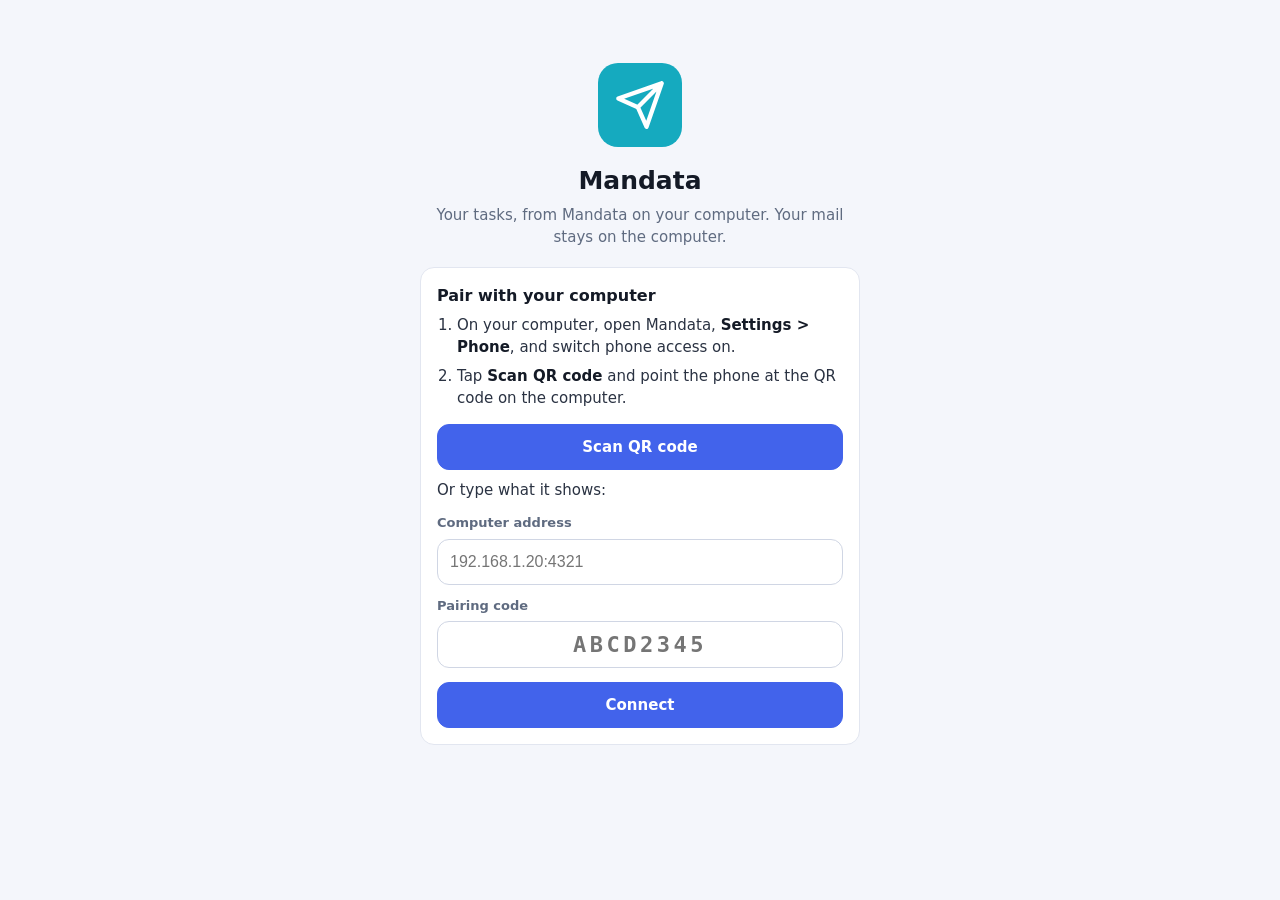
<file: android/app/src/main/assets/start.html>
<!doctype html>
<html lang="en-GB">
<head>
<meta charset="utf-8">
<meta name="viewport" content="width=device-width, initial-scale=1">
<title>Mandata</title>
<style>
  :root{--page:#f4f6fb;--surface:#fff;--line:#e2e6f0;--line2:#d0d6e4;--ink:#141a26;--body:#2a3242;--muted:#5f6b80;--accent:#4263eb;--red:#e03131;--red-soft:#fff0f0;color-scheme:light}
  @media (prefers-color-scheme:dark){:root{--page:#0f1525;--surface:#172036;--line:#26324d;--line2:#33405f;--ink:#eef2fa;--body:#d5dcea;--muted:#9aa6bd;--accent:#6f8bff;--red:#ff6b6b;--red-soft:#3a1d24;color-scheme:dark}}
  *{box-sizing:border-box}
  body{margin:0;background:var(--page);color:var(--body);font:15px/1.45 system-ui,Roboto,sans-serif;padding:7vh 18px 30px}
  main{max-width:440px;margin:0 auto}
  .logo{display:block;width:84px;height:84px;margin:0 auto;border-radius:20px;background:#15aabf;display:grid;place-items:center}
  h1{color:var(--ink);font-size:25px;text-align:center;margin:16px 0 6px}
  p.lead{color:var(--muted);text-align:center;margin:0 0 18px}
  .card{background:var(--surface);border:1px solid var(--line);border-radius:14px;padding:16px;margin-top:12px}
  .card h2{font-size:16px;color:var(--ink);margin:0 0 8px}
  ol{margin:0;padding-left:20px}li{margin:0 0 8px}
  label{display:block;font-size:13px;font-weight:600;color:var(--muted);margin:12px 0 6px}
  input{width:100%;min-height:46px;padding:10px 12px;border:1px solid var(--line2);border-radius:12px;background:var(--surface);color:var(--ink);font-size:16px}
  input.code{font:600 22px/1 ui-monospace,monospace;letter-spacing:.16em;text-transform:uppercase;text-align:center}
  button,.btn{display:flex;align-items:center;justify-content:center;width:100%;min-height:46px;margin-top:14px;border-radius:12px;border:1px solid var(--accent);background:var(--accent);color:#fff;font:600 15px system-ui,Roboto,sans-serif;text-decoration:none}
  .btn.plain{background:var(--surface);color:var(--ink);border-color:var(--line2)}
  .err{padding:12px 14px;border:1px solid var(--red);background:var(--red-soft);color:var(--red);border-radius:12px;margin-bottom:6px}
  b{color:var(--ink)}
</style>
</head>
<body>
<main>
  <div class="logo"><svg width="52" height="52" viewBox="0 0 24 24" fill="none" stroke="#fff" stroke-width="2" stroke-linecap="round" stroke-linejoin="round"><path d="M22 2 11 13M22 2l-7 20-4-9-9-4z"/></svg></div>
  <h1>Mandata</h1>
  <p class="lead">Your tasks, from Mandata on your computer. Your mail stays on the computer.</p>
  <div id="error" hidden></div>
  <div class="card">
    <h2>Pair with your computer</h2>
    <ol>
      <li>On your computer, open Mandata, <b>Settings &gt; Phone</b>, and switch phone access on.</li>
      <li>Tap <b>Scan QR code</b> and point the phone at the QR code on the computer.</li>
    </ol>
    <button type="button" id="scan">Scan QR code</button>
    <p style="margin:10px 0 0">Or type what it shows:</p>
    <form id="f">
      <label for="addr">Computer address</label>
      <input id="addr" inputmode="url" autocapitalize="none" autocomplete="off" spellcheck="false" placeholder="192.168.1.20:4321" required>
      <label for="code">Pairing code</label>
      <input id="code" class="code" maxlength="9" autocapitalize="characters" autocomplete="off" spellcheck="false" placeholder="ABCD2345">
      <button>Connect</button>
    </form>
  </div>
</main>
<script>
  // The address as typed ("192.168.1.20:4321", "http://192.168.1.20:4321/#pair=..." pasted from the computer) and the code.
  const q = new URLSearchParams(location.search), last = q.get('last') || '';
  const box = document.getElementById('error');
  if (q.get('error') && last) {
    const host = last.replace(/^https?:\/\//, '').replace(/\/.*$/, '');
    box.hidden = false;
    box.innerHTML = `<div class="err"><b style="color:inherit">Cannot reach your computer</b><br>At ${host.replace(/[<>&]/g, '')}. Check that it is on, Mandata is running, phone access is on, and this phone is on the same Wi-Fi.</div>
      <a class="btn" href="${encodeURI(last)}#/home">Try again</a>`;
    document.getElementById('addr').value = host;
  }
  // The scanner is the app's own (MainActivity.scan): what it reads opens Mandata on the computer.
  const scan = document.getElementById('scan');
  if (window.MandataApp) scan.onclick = () => window.MandataApp.scan(); else scan.hidden = true;
  document.getElementById('f').onsubmit = e => {
    e.preventDefault();
    let a = document.getElementById('addr').value.trim(), code = document.getElementById('code').value.replace(/[^a-z0-9]/gi, '');
    const pasted = a.match(/#pair=([A-Za-z0-9]+)/); if (pasted && !code) code = pasted[1];
    a = a.replace(/^https?:\/\//i, '').replace(/[\/#?].*$/, '');
    if (!/:\d+$/.test(a)) a += ':4321';
    location.href = `http://${a}/${code ? '#pair=' + encodeURIComponent(code) : '#/home'}`;
  };
</script>
</body>
</html>
</file>
<file: assets/site.css>
/* Mandata site. Layout: a white masthead, a pale sky-wash hero, then wide reading columns on white and near-white bands.
   One light theme on purpose. Colour comes from the app icon: teal paper plane, orange check. */
:root{
  --bg:#ffffff; --wash:#f4f9fb; --wash2:#eaf5f8; --surface:#ffffff; --tint:#f3f6f9; --line:#e3e9ef; --line2:#d3dde6;
  --ink:#122033; --body:#33404f; --muted:#5d6b7c;
  --teal:#086c80; --teal-bright:#16a6bf; --teal-soft:#e4f5f8;
  --check:#f5901f; --check-soft:#fff1e1; --check-ink:#9a4a00;
  --green:#21722f; --green-soft:#e6f4ea;
  --shadow:0 1px 2px rgba(18,32,51,.05),0 10px 30px rgba(18,32,51,.07);
  --font-display:"Bricolage Grotesque","Segoe UI",system-ui,sans-serif;
  --font-body:"IBM Plex Sans","Segoe UI",system-ui,sans-serif;
  --font-mono:"IBM Plex Mono",ui-monospace,Consolas,monospace;
  --wrap:1120px; --r:14px;
  color-scheme:light;
}

*{box-sizing:border-box}
html{scroll-behavior:smooth}
@media (prefers-reduced-motion:reduce){html{scroll-behavior:auto}*{animation:none!important;transition:none!important}}
body{margin:0;background:var(--bg);color:var(--body);font:400 17px/1.65 var(--font-body)}
img{max-width:100%}
a{color:var(--teal);text-underline-offset:3px}
a:focus-visible,button:focus-visible,summary:focus-visible{outline:2px solid var(--teal);outline-offset:2px;border-radius:6px}
h1,h2,h3{font-family:var(--font-display);color:var(--ink);line-height:1.12;letter-spacing:-.02em;text-wrap:balance;margin:0}
h1{font-size:clamp(2.3rem,5.2vw,3.7rem);font-weight:750}
h2{font-size:clamp(1.65rem,3vw,2.3rem);font-weight:700}
h3{font-size:1.15rem;font-weight:650}
p{margin:0}
code,kbd,.mono{font-family:var(--font-mono);font-size:.88em}
code{overflow-wrap:anywhere;background:var(--tint);border:1px solid var(--line);border-radius:6px;padding:.05em .4em;color:var(--ink)}
.wrap{max-width:var(--wrap);margin:0 auto;padding-inline:clamp(16px,4vw,32px)}
.eyebrow{font:600 .76rem/1 var(--font-mono);text-transform:uppercase;letter-spacing:.12em;color:var(--teal)}
.lede{font-size:1.13rem;color:var(--muted);max-width:62ch}
.stack{display:flex;flex-direction:column;gap:14px}
.fine{font-size:.88rem;color:var(--muted)}

/* masthead */
.mast{background:rgba(255,255,255,.92);border-bottom:1px solid var(--line);position:sticky;top:env(safe-area-inset-top,0px);z-index:10;backdrop-filter:saturate(1.4) blur(8px)}
.mast nav{display:flex;align-items:center;gap:8px 24px;flex-wrap:wrap;padding-block:12px}
.logo{display:flex;align-items:center;gap:10px;color:var(--ink);text-decoration:none;font:700 1.2rem/1 var(--font-display);letter-spacing:-.01em;margin-right:auto}
.logo img{width:32px;height:32px;border-radius:8px}
.mast nav a:not(.logo){color:var(--muted);text-decoration:none;font-size:.95rem;font-weight:500}
.mast nav a:not(.logo):hover,.mast nav a[aria-current="page"]{color:var(--ink)}
.mast nav a.navcta{color:#2a1500;background:var(--check);padding:7px 15px;border-radius:999px;font-weight:600}
.mast nav a.navcta:hover{color:#2a1500;filter:brightness(1.04)}

/* hero */
.hero{background:radial-gradient(1200px 420px at 85% 0,var(--wash2),transparent 70%),linear-gradient(180deg,var(--wash) 0,var(--bg) 100%);border-bottom:1px solid var(--line);padding-block:56px 72px}
.hero-grid{display:grid;grid-template-columns:minmax(0,1.05fr) minmax(0,1fr);gap:56px;align-items:center}
.hero-copy{display:flex;flex-direction:column;gap:22px}
.actions{display:flex;flex-wrap:wrap;gap:12px;align-items:center}
.btn{display:inline-flex;align-items:center;gap:10px;padding:13px 22px;border-radius:12px;font-weight:600;font-size:1rem;text-decoration:none;border:1px solid transparent;transition:transform .12s,filter .12s,background .12s}
.btn:hover{transform:translateY(-1px)}
.btn-primary{background:var(--check);color:#2a1500;box-shadow:0 6px 18px rgba(245,144,31,.28)}
.btn-primary:hover{filter:brightness(1.04)}
.btn-ghost{border-color:var(--line2);color:var(--ink);background:var(--surface)}
.btn-ghost:hover{background:var(--tint)}
.btn small{font-weight:500;opacity:.75;font-size:.82rem}

/* thread to task demo */
.demo{display:grid;gap:12px;font-size:.92rem}
.mail{background:var(--surface);border:1px solid var(--line);border-radius:12px;padding:12px 15px}
.mail header{display:flex;justify-content:space-between;gap:10px;font:500 .74rem/1.3 var(--font-mono);color:var(--muted);margin-bottom:4px}
.mail p{line-height:1.55}
.mail mark{background:var(--check-soft);color:var(--check-ink);border-radius:4px;padding:0 3px}
.mail.closing mark{background:var(--teal-soft);color:var(--teal)}
.arrow{font:600 .72rem/1 var(--font-mono);color:var(--teal);letter-spacing:.1em;text-transform:uppercase;display:flex;align-items:center;gap:10px;padding-block:2px}
.arrow::before,.arrow::after{content:"";flex:1;height:1px;background:var(--line2)}
.task{background:var(--surface);color:var(--body);border:1px solid var(--line);border-top:3px solid var(--teal-bright);border-radius:12px;padding:15px 17px;box-shadow:var(--shadow);display:grid;gap:10px}
.task-top{display:flex;align-items:center;gap:10px;flex-wrap:wrap}
.task h3{font-size:1rem;flex:1;min-width:0}
.pill{font:600 .7rem/1 var(--font-mono);text-transform:uppercase;letter-spacing:.06em;padding:5px 9px;border-radius:999px;white-space:nowrap}
.pill.done{background:var(--green-soft);color:var(--green)}
.task dl{display:grid;grid-template-columns:auto minmax(0,1fr);gap:4px 16px;margin:0;font-size:.86rem}
.task dt{color:var(--muted)}
.task dd{margin:0;color:var(--ink)}

/* sections */
section.band{padding-block:88px}
section.band.alt{background:var(--wash);border-block:1px solid var(--line)}
.head{display:flex;flex-direction:column;gap:12px;margin-bottom:44px;max-width:760px}
.grid3{display:grid;grid-template-columns:repeat(3,minmax(0,1fr));gap:20px}
.feat{display:flex;flex-direction:column;gap:10px;padding:24px;border-radius:var(--r);background:var(--surface);border:1px solid var(--line)}
.feat p{color:var(--muted);font-size:.97rem}
.ico{width:40px;height:40px;border-radius:10px;display:grid;place-items:center;background:var(--teal-soft);color:var(--teal)}
.ico svg{width:22px;height:22px}

/* life of a task: a real sequence */
.life{display:grid;grid-template-columns:repeat(4,minmax(0,1fr));counter-reset:s;border-top:2px solid var(--line);padding:0;margin:0}
.life li{list-style:none;padding:24px 22px 0 0;position:relative;display:flex;flex-direction:column;gap:8px}
.life li::before{counter-increment:s;content:counter(s);position:absolute;top:-15px;left:0;width:28px;height:28px;border-radius:50%;background:var(--teal);color:#fff;display:grid;place-items:center;font:600 .8rem/1 var(--font-mono);box-shadow:0 0 0 4px var(--bg)}
.life li:last-child::before{background:var(--check);color:#2a1500}
.life p{color:var(--muted);font-size:.95rem}

/* principles */
.rules{display:grid;grid-template-columns:repeat(2,minmax(0,1fr));gap:0 48px}
.rule{padding-block:20px;border-top:1px solid var(--line);display:grid;grid-template-columns:28px minmax(0,1fr);gap:4px 14px;align-content:start}
.rule svg{width:22px;height:22px;color:var(--check-ink);margin-top:3px;grid-row:span 2}
.rule p{color:var(--muted);font-size:.96rem}

/* call to action */
.cta{background:linear-gradient(120deg,var(--teal-soft),var(--check-soft));border:1px solid var(--line);border-radius:20px;padding:44px clamp(22px,4vw,48px);display:flex;flex-wrap:wrap;gap:24px;align-items:center;justify-content:space-between}
.cta p{color:var(--body);max-width:52ch}
.cta code{background:rgba(255,255,255,.7)}

/* download page */
.dl-card{background:var(--surface);border:1px solid var(--line);border-radius:18px;box-shadow:var(--shadow);padding:28px;display:grid;grid-template-columns:auto minmax(0,1fr) auto;gap:20px;align-items:center}
.dl-card h2{font-size:1.45rem;overflow-wrap:anywhere}
.dl-card img{width:72px;height:72px;border-radius:16px}
.dl-meta{display:flex;flex-wrap:wrap;gap:6px 18px;font:500 .82rem/1.4 var(--font-mono);color:var(--muted);margin-top:6px}
.dl-card .btn-primary{white-space:nowrap}
.steps{counter-reset:st;display:flex;flex-direction:column;padding:0;margin:0}
.steps li{list-style:none;display:grid;grid-template-columns:44px minmax(0,1fr);gap:4px 16px;padding-block:20px;border-top:1px solid var(--line)}
.steps li::before{counter-increment:st;content:counter(st);grid-row:span 2;width:36px;height:36px;border-radius:10px;background:var(--teal-soft);color:var(--teal);display:grid;place-items:center;font:700 .95rem/1 var(--font-mono)}
.steps p{color:var(--muted)}
.req{width:100%;border-collapse:collapse;font-size:.95rem}
.req th,.req td{text-align:left;padding:12px 14px;border-top:1px solid var(--line);vertical-align:top}
.req th{font-weight:600;color:var(--ink);width:30%}
.req td{color:var(--muted)}
.tablebox{overflow-x:auto;background:var(--surface);border:1px solid var(--line);border-radius:var(--r)}
.tablebox .req tr:first-child th,.tablebox .req tr:first-child td{border-top:0}
.note{background:var(--teal-soft);border-radius:12px;padding:16px 18px;font-size:.95rem;color:var(--body)}
.note b{color:var(--ink)}
details{border-top:1px solid var(--line);padding-block:16px}
details:last-child{border-bottom:1px solid var(--line)}
summary{cursor:pointer;font-weight:600;color:var(--ink);list-style:none;display:flex;justify-content:space-between;gap:16px}
summary::-webkit-details-marker{display:none}
summary::after{content:"+";font:500 1.2rem/1 var(--font-mono);color:var(--teal)}
details[open] summary::after{content:"\2212"}
details p{margin-top:10px;color:var(--muted)}
.two{display:grid;grid-template-columns:minmax(0,1fr) minmax(0,1fr);gap:56px;align-items:start}
.page-hero{padding-block:56px 64px}
.page-hero .hero-copy{max-width:820px}
.after-hero{padding-top:0;margin-top:-32px}

/* about page */
.word{font-family:var(--font-display);font-size:clamp(3rem,9vw,6.2rem);font-weight:800;letter-spacing:-.04em;line-height:.95;color:var(--ink)}
.word span{color:var(--teal)}
.etym{display:flex;flex-wrap:wrap;gap:10px;font:500 .9rem/1.3 var(--font-mono)}
.etym span{background:var(--surface);border:1px solid var(--line);border-radius:10px;padding:8px 12px;color:var(--ink)}
.etym span i{color:var(--muted);font-style:normal}
.prose{max-width:68ch;display:flex;flex-direction:column;gap:18px}
.prose h2{margin-top:18px}
.facts{display:grid;grid-template-columns:auto minmax(0,1fr);gap:10px 24px;margin:0}
.facts dt{font:600 .76rem/1.6 var(--font-mono);text-transform:uppercase;letter-spacing:.08em;color:var(--muted)}
.facts dd{margin:0;color:var(--ink)}

/* download page: one tab per system, the one-line install command, and the package files */
.os-tabs{display:inline-flex;gap:4px;padding:4px;background:var(--tint);border:1px solid var(--line);border-radius:14px;align-self:flex-start;max-width:100%}
.os-tabs button{font:600 1rem/1 var(--font-body);color:var(--muted);background:none;border:1px solid transparent;border-radius:10px;padding:11px 22px;cursor:pointer}
.os-tabs button:hover{color:var(--ink)}
.os-tabs button[aria-selected=true]{background:var(--surface);color:var(--ink);border-color:var(--line2);box-shadow:0 1px 3px rgba(18,32,51,.08)}
.os-panel[hidden]{display:none}
.dl-cmd{grid-template-columns:auto minmax(0,1fr);align-items:start}
.tag{display:inline-block;vertical-align:middle;margin-left:8px;font:600 .7rem/1 var(--font-mono);text-transform:uppercase;letter-spacing:.08em;color:var(--check-ink);background:var(--check-soft);border:1px solid #f6c48d;border-radius:20px;padding:5px 9px}
.cmd{display:flex;align-items:stretch;border:1px solid var(--line2);border-radius:12px;background:var(--ink);overflow:hidden}
.cmd code{flex:1;min-width:0;background:none;border:0;border-radius:0;color:#e8f4f7;padding:14px 16px;font-size:.92rem;overflow-wrap:anywhere;user-select:all}
.cmd .copy{flex:none;font:600 .9rem/1 var(--font-body);color:var(--ink);background:var(--teal-soft);border:0;border-left:1px solid var(--line2);padding:0 18px;cursor:pointer}
.cmd .copy:hover{background:#d3eef3}
.dl-grid{display:grid;grid-template-columns:repeat(2,minmax(0,1fr));gap:14px}
.dl-grid.three{grid-template-columns:repeat(3,minmax(0,1fr))}
.dl-file{display:flex;flex-direction:column;gap:4px;padding:18px 20px;background:var(--surface);border:1px solid var(--line);border-radius:var(--r);text-decoration:none;color:var(--muted);font-size:.92rem;transition:border-color .12s,transform .12s}
.dl-file:hover{border-color:var(--teal-bright);transform:translateY(-1px)}
.dl-file b{font:650 1.1rem/1.3 var(--font-display);color:var(--ink)}
.dl-file b::after{content:" \2193";color:var(--teal)}
.platforms{display:flex;flex-wrap:wrap;gap:8px 18px;font:500 .85rem/1.4 var(--font-mono);color:var(--muted)}
.platforms a{color:inherit}

/* phone page */
.ph-cards{display:grid;grid-template-columns:repeat(2,minmax(0,1fr));gap:20px}
.ph-cards.one{grid-template-columns:minmax(0,1fr);max-width:820px}
.ph-card{display:grid;grid-template-columns:minmax(0,1fr);gap:22px;align-items:start;padding:28px;background:var(--surface);border:1px solid var(--line);border-radius:18px;box-shadow:var(--shadow);scroll-margin-top:90px}
.ph-card.ph-mine{border-color:var(--teal-bright)}
.ph-qr{justify-self:start;padding:10px;background:#fff;border:1px solid var(--line2);border-radius:14px}
.ph-qr img{display:block;width:190px;height:190px}
.ph-steps{margin:4px 0 0;padding-left:20px;color:var(--muted);font-size:.95rem}
.ph-steps li{margin:0 0 8px}
.ph-steps b{color:var(--ink)}
.ph-share{vertical-align:-3px;color:var(--teal)}
.ph-dl{align-self:flex-start}

footer.foot{background:var(--wash);border-top:1px solid var(--line);color:var(--muted);padding-block:36px;font-size:.9rem}
footer.foot .wrap{display:flex;flex-wrap:wrap;gap:16px 32px;justify-content:space-between}

@media (max-width:900px){
  .hero-grid,.two,.ph-cards{grid-template-columns:minmax(0,1fr)}
  .grid3{grid-template-columns:repeat(2,minmax(0,1fr))}
  .life{grid-template-columns:repeat(2,minmax(0,1fr));row-gap:36px}
  .rules{grid-template-columns:minmax(0,1fr)}
}
@media (max-width:600px){
  body{font-size:16px}
  .grid3,.life{grid-template-columns:minmax(0,1fr)}
  .dl-card{grid-template-columns:minmax(0,1fr)}
  .ph-card{padding:22px}
  .ph-qr{justify-self:center}
  .dl-grid,.dl-grid.three{grid-template-columns:minmax(0,1fr)}
  .os-tabs{align-self:stretch}
  .os-tabs button{flex:1;padding:11px 8px}
  .cmd{flex-direction:column}
  .cmd .copy{border-left:0;border-top:1px solid var(--line2);padding:12px}
  section.band{padding-block:56px}
  .hero{padding-block:36px 48px}
  .mast nav{gap:6px 16px}
  .mast nav a:not(.logo):not(.navcta){font-size:.88rem}
}
/* Phones: the logo and Download on the first line, the five links spread evenly on the second. */
@media (max-width:640px){
  .mast nav{gap:4px 8px;padding-block:10px 6px}
  .mast nav::before{content:"";order:1;flex-basis:100%}
  .mast nav a:not(.logo):not(.navcta){order:2;flex:1 1 auto;text-align:center;padding-block:6px}
}
</file>
